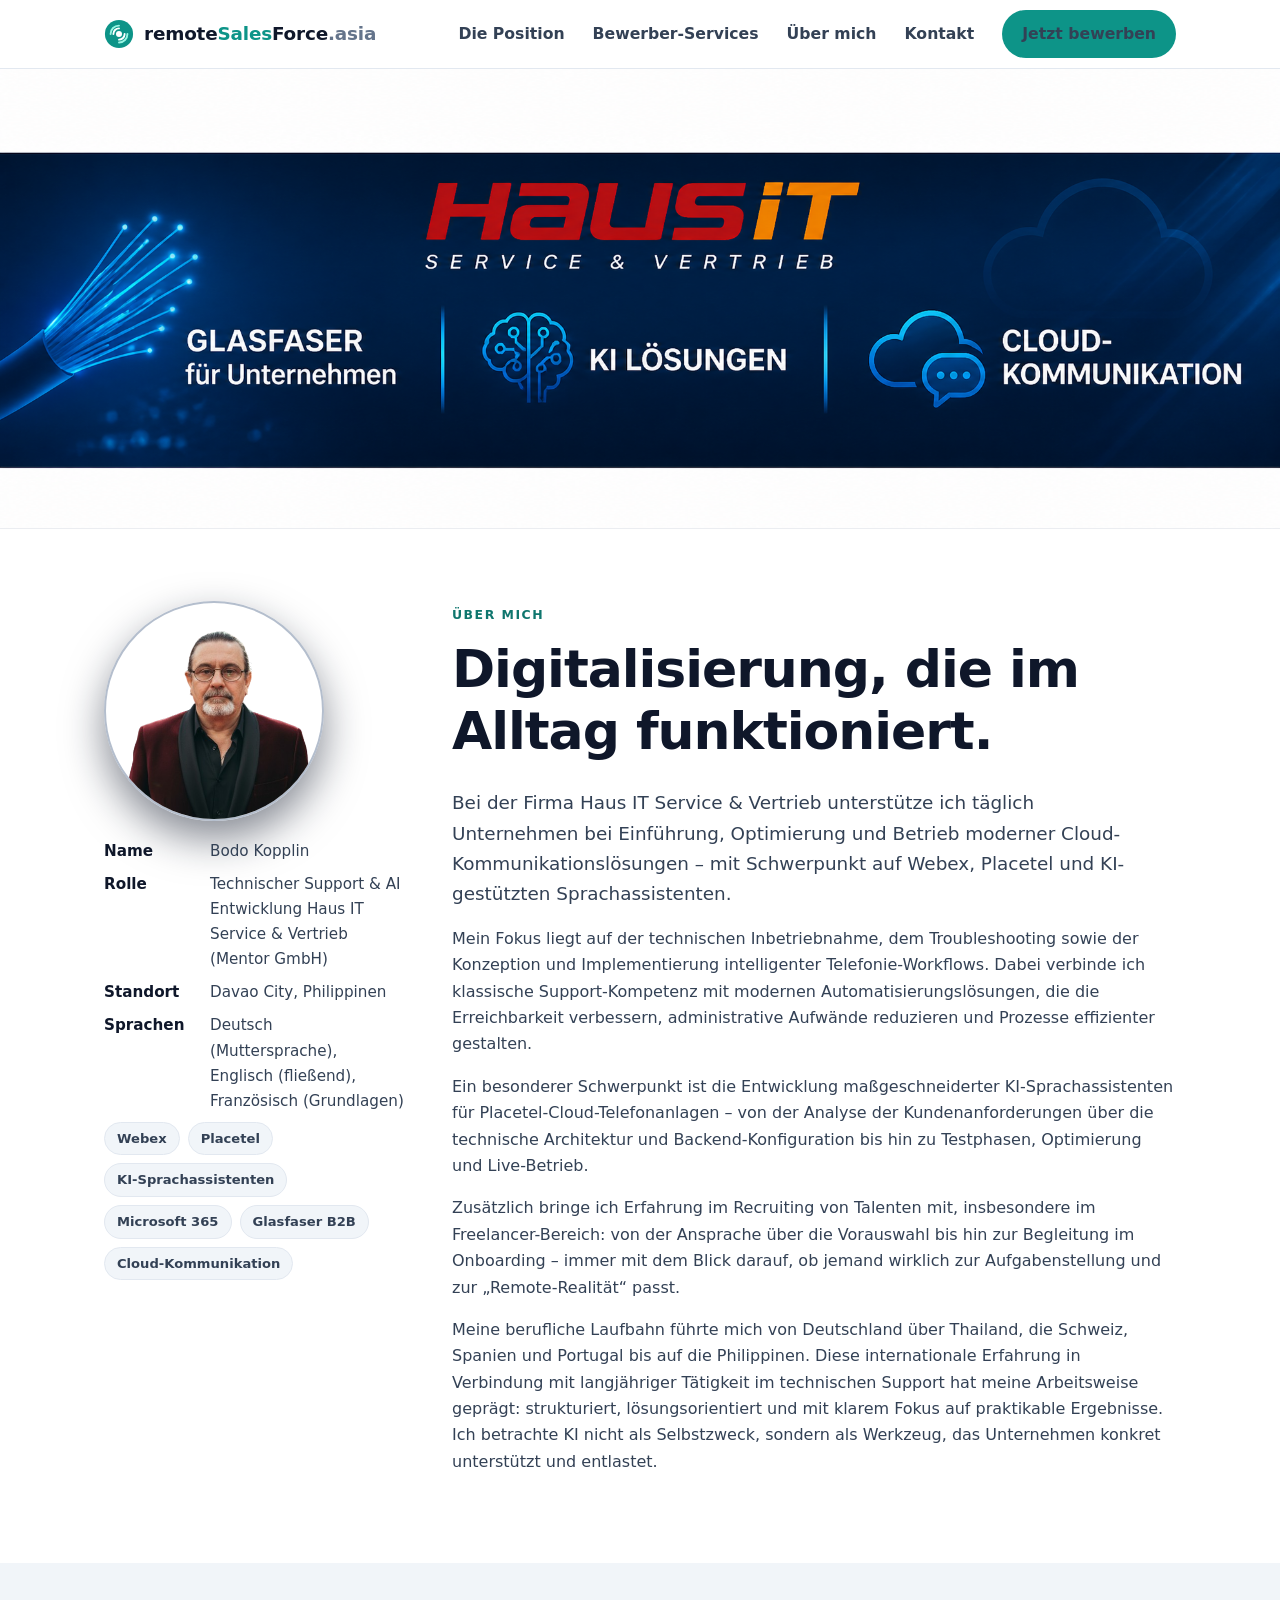
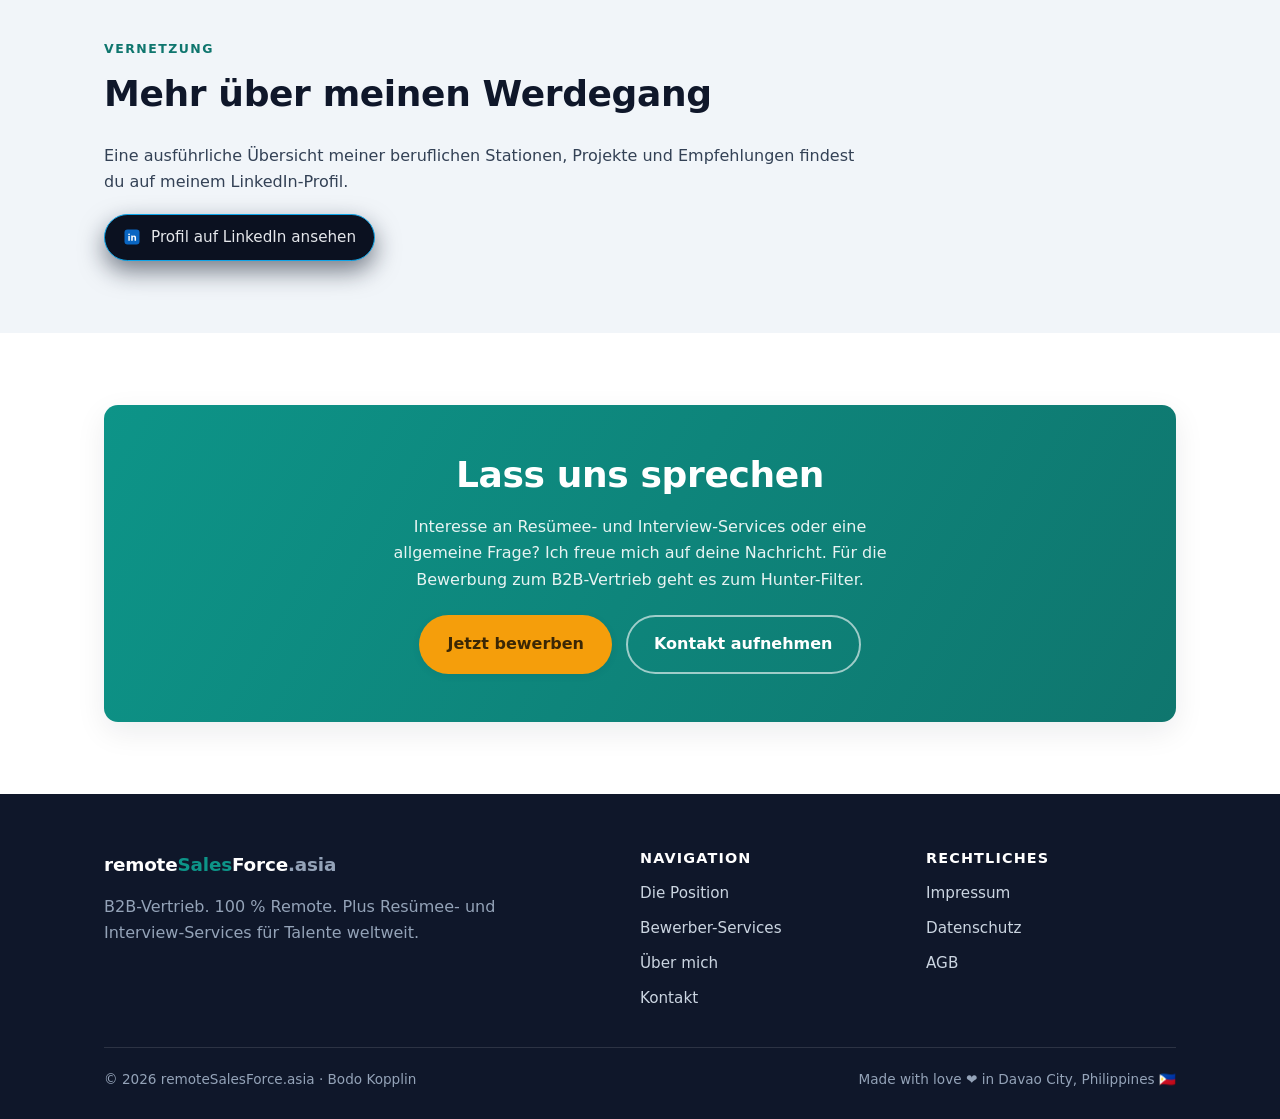
<file: about.html>
<!DOCTYPE html>
<html lang="de">
<head>
  <meta charset="UTF-8" />
  <meta name="viewport" content="width=device-width, initial-scale=1" />
  <title>Über mich – Bodo Kopplin | remoteSalesForce.asia</title>
  <meta name="description" content="Bodo Kopplin – Technischer Support, Cloud-Kommunikation (Webex & Placetel), KI-Sprachassistenten und B2B-Glasfaservertrieb. Internationaler Werdegang von Deutschland bis auf die Philippinen." />
  <link rel="stylesheet" href="assets/css/style.css" />

  <style>
    /* Rundes Profilbild im About-Intro */
    .about-hero img {
      width: 220px;
      height: 220px;
      border-radius: 50%;
      object-fit: cover;
      display: block;
      box-shadow: 0 18px 40px rgba(15, 23, 42, 0.5);
      border: 2px solid rgba(148, 163, 184, 0.7);
      margin-bottom: 18px;
    }

    @media (max-width: 768px) {
      .about-hero img {
        width: 160px;
        height: 160px;
        margin-inline: auto;
      }
    }

    /* Banner */
    .about-banner {
      width: 100%;
      aspect-ratio: 16 / 9;
      max-height: 460px;
      min-height: 200px;

      background-color: #020617;
      background-image: url("pics/ChatGPT Image May 4, 2026, 03_02_24 PM.png");
      background-size: cover;
      background-position: center 30%;
      background-repeat: no-repeat;
      border-bottom: 1px solid rgba(148, 163, 184, 0.18);
    }

    @media (max-width: 768px) {
      .about-banner {
        max-height: 370px;
        min-height: 180px;
        background-position: center 50%;
      }
    }

    /* LinkedIn-Button */
    .linkedin-block {
      max-width: 760px;
      margin-top: 28px;
    }

    .btn-linkedin {
      display: inline-flex;
      align-items: center;
      gap: 10px;
      padding: 10px 18px;
      border-radius: 999px;
      border: 1px solid #0ea5e9;
      background: #0b1120;
      color: #e5e7eb;
      text-decoration: none;
      font-size: 0.95rem;
      transition: background 0.2s ease, transform 0.2s ease, box-shadow 0.2s ease;
      box-shadow: 0 10px 25px rgba(15, 23, 42, 0.55);
    }

    .btn-linkedin:hover {
      background: #0369a1;
      transform: translateY(-1px);
      box-shadow: 0 14px 32px rgba(15, 23, 42, 0.7);
    }

    .btn-linkedin svg {
      width: 18px;
      height: 18px;
      flex-shrink: 0;
    }

    .btn-linkedin span {
      white-space: nowrap;
    }
  </style>
</head>
<body>

  <!-- HEADER -->
  <header class="site-header">
    <div class="container nav">
      <a href="index.html" class="brand" aria-label="remoteSalesForce.asia Startseite">
        <svg width="30" height="30" viewBox="0 0 32 32" fill="none" aria-hidden="true">
          <circle cx="16" cy="16" r="15" fill="#0d9488"/>
          <circle cx="16" cy="16" r="3.2" fill="#fff"/>
          <path d="M10 16a6 6 0 0 1 6-6" stroke="#fff" stroke-width="2" stroke-linecap="round"/>
          <path d="M7 16a9 9 0 0 1 9-9" stroke="#99f6e4" stroke-width="2" stroke-linecap="round"/>
          <path d="M22 16a6 6 0 0 1-6 6" stroke="#fff" stroke-width="2" stroke-linecap="round"/>
          <path d="M25 16a9 9 0 0 1-9 9" stroke="#99f6e4" stroke-width="2" stroke-linecap="round"/>
        </svg>
        <span>remote<span class="dot">Sales</span>Force<span class="tld">.asia</span></span>
      </a>
      <nav>
        <button class="nav-toggle" aria-label="Menü" aria-expanded="false"><span></span><span></span><span></span></button>
        <ul class="nav-links">
          <li><a href="index.html#jobpost">Die Position</a></li>
          <li><a href="index.html#leistungen">Bewerber-Services</a></li>
          <li><a href="about.html">Über mich</a></li>
          <li><a href="kontakt.html">Kontakt</a></li>
          <li><a href="bewerbung.html" class="btn btn--brand nav-cta">Jetzt bewerben</a></li>
        </ul>
      </nav>
    </div>
  </header>

  <!-- BANNER -->
  <section class="about-banner"></section>

  <!-- INTRO -->
  <section class="section">
    <div class="container">
      <div class="about-hero">
        <div>
          <img src="pics/ProfilePic.png" alt="Bodo Kopplin" />
          <ul class="facts">
            <li><b>Name</b><span>Bodo Kopplin</span></li>
            <li><b>Rolle</b><span>Technischer Support & AI Entwicklung Haus IT Service & Vertrieb (Mentor GmbH)</span></li>
            <li><b>Standort</b><span>Davao City, Philippinen</span></li>
            <li><b>Sprachen</b><span>Deutsch (Muttersprache), Englisch (fließend), Französisch (Grundlagen)</span></li>
          </ul>
          <div class="tag-row">
            <span class="tag">Webex</span>
            <span class="tag">Placetel</span>
            <span class="tag">KI-Sprachassistenten</span>
            <span class="tag">Microsoft 365</span>
            <span class="tag">Glasfaser B2B</span>
            <span class="tag">Cloud-Kommunikation</span>
          </div>
        </div>
        <div>
          <span class="eyebrow">Über mich</span>
          <h1>Digitalisierung, die im Alltag funktioniert.</h1>
          <p class="lead">Bei der Firma Haus IT Service & Vertrieb unterstütze ich täglich Unternehmen bei Einführung, Optimierung und Betrieb moderner Cloud-Kommunikationslösungen – mit Schwerpunkt auf Webex, Placetel und KI-gestützten Sprachassistenten.</p>
          <p>Mein Fokus liegt auf der technischen Inbetriebnahme, dem Troubleshooting sowie der Konzeption und Implementierung intelligenter Telefonie-Workflows. Dabei verbinde ich klassische Support-Kompetenz mit modernen Automatisierungslösungen, die die Erreichbarkeit verbessern, administrative Aufwände reduzieren und Prozesse effizienter gestalten.</p>
          <p>Ein besonderer Schwerpunkt ist die Entwicklung maßgeschneiderter KI-Sprachassistenten für Placetel-Cloud-Telefonanlagen – von der Analyse der Kundenanforderungen über die technische Architektur und Backend-Konfiguration bis hin zu Testphasen, Optimierung und Live-Betrieb.</p>
          <p>Zusätzlich bringe ich Erfahrung im Recruiting von Talenten mit, insbesondere im Freelancer-Bereich: von der Ansprache über die Vorauswahl bis hin zur Begleitung im Onboarding – immer mit dem Blick darauf, ob jemand wirklich zur Aufgabenstellung und zur „Remote‑Realität“ passt.</p>
          <p>Meine berufliche Laufbahn führte mich von Deutschland über Thailand, die Schweiz, Spanien und Portugal bis auf die Philippinen. Diese internationale Erfahrung in Verbindung mit langjähriger Tätigkeit im technischen Support hat meine Arbeitsweise geprägt: strukturiert, lösungsorientiert und mit klarem Fokus auf praktikable Ergebnisse. Ich betrachte KI nicht als Selbstzweck, sondern als Werkzeug, das Unternehmen konkret unterstützt und entlastet.</p>
        </div>
      </div>
    </div>
  </section>

  <!-- LINKEDIN-BUTTON STATT WERDEGANG -->
  <section class="section section--soft">
    <div class="container">
      <span class="eyebrow">Vernetzung</span>
      <h2>Mehr über meinen Werdegang</h2>
      <div class="linkedin-block">
        <p>Eine ausführliche Übersicht meiner beruflichen Stationen, Projekte und Empfehlungen findest du auf meinem LinkedIn‑Profil.</p>
        <div style="margin-top:18px;">
          <a href="https://www.linkedin.com/in/b-kopplin/" class="btn-linkedin" target="_blank" rel="noopener noreferrer">
            <svg viewBox="0 0 24 24" aria-hidden="true">
              <rect x="2" y="2" width="20" height="20" rx="4" fill="#0a66c2"></rect>
              <path d="M7.1 17h2V10.5h-2V17zm1-7.4a1.16 1.16 0 1 0-1.16-1.16A1.16 1.16 0 0 0 8.1 9.6zM11 17h2v-3.7c0-1 .4-1.6 1.27-1.6.76 0 1.13.52 1.13 1.6V17h2v-4.1c0-2-1.06-3-2.55-3a2.22 2.22 0 0 0-2 1.1h-.03l.07-1H11c.03.68 0 7 0 7z" fill="#fff"></path>
            </svg>
            <span>Profil auf LinkedIn ansehen</span>
          </a>
        </div>
      </div>
    </div>
  </section>

  <!-- CTA -->
  <section class="section">
    <div class="container">
      <div class="cta-strip">
        <h2>Lass uns sprechen</h2>
        <p>Interesse an Resümee- und Interview-Services oder eine allgemeine Frage? Ich freue mich auf deine Nachricht. Für die Bewerbung zum B2B-Vertrieb geht es zum Hunter-Filter.</p>
        <div style="margin-top:22px;display:flex;gap:14px;justify-content:center;flex-wrap:wrap;">
          <a href="bewerbung.html" class="btn btn--primary">Jetzt bewerben</a>
          <a href="kontakt.html" class="btn btn--ghost">Kontakt aufnehmen</a>
        </div>
      </div>
    </div>
  </section>

  <!-- FOOTER -->
  <footer class="site-footer">
    <div class="container">
      <div class="footer-grid">
        <div>
          <span class="brand" style="color:#fff;"><span>remote<span class="dot">Sales</span>Force<span class="tld" style="color:#94a3b8;">.asia</span></span></span>
          <p style="margin-top:14px;max-width:42ch;color:#94a3b8;">B2B-Vertrieb. 100 % Remote. Plus Resümee- und Interview-Services für Talente weltweit.</p>
        </div>
        <div>
          <h4>Navigation</h4>
          <ul class="footer-links">
            <li><a href="index.html#jobpost">Die Position</a></li>
            <li><a href="index.html#leistungen">Bewerber-Services</a></li>
            <li><a href="about.html">Über mich</a></li>
            <li><a href="kontakt.html">Kontakt</a></li>
          </ul>
        </div>
        <div>
          <h4>Rechtliches</h4>
          <ul class="footer-links">
            <li><a href="impressum.html">Impressum</a></li>
            <li><a href="datenschutz.html">Datenschutz</a></li>
            <li><a href="agb.html">AGB</a></li>
          </ul>
        </div>
      </div>
      <div class="footer-bottom">
        <span>© <span data-year>2026</span> remoteSalesForce.asia · Bodo Kopplin</span>
        <span>Made with love ❤️ in Davao City, Philippines 🇵🇭</span>
      </div>
    </div>
  </footer>

  <script src="assets/js/main.js"></script>
</body>
</html>
</file>
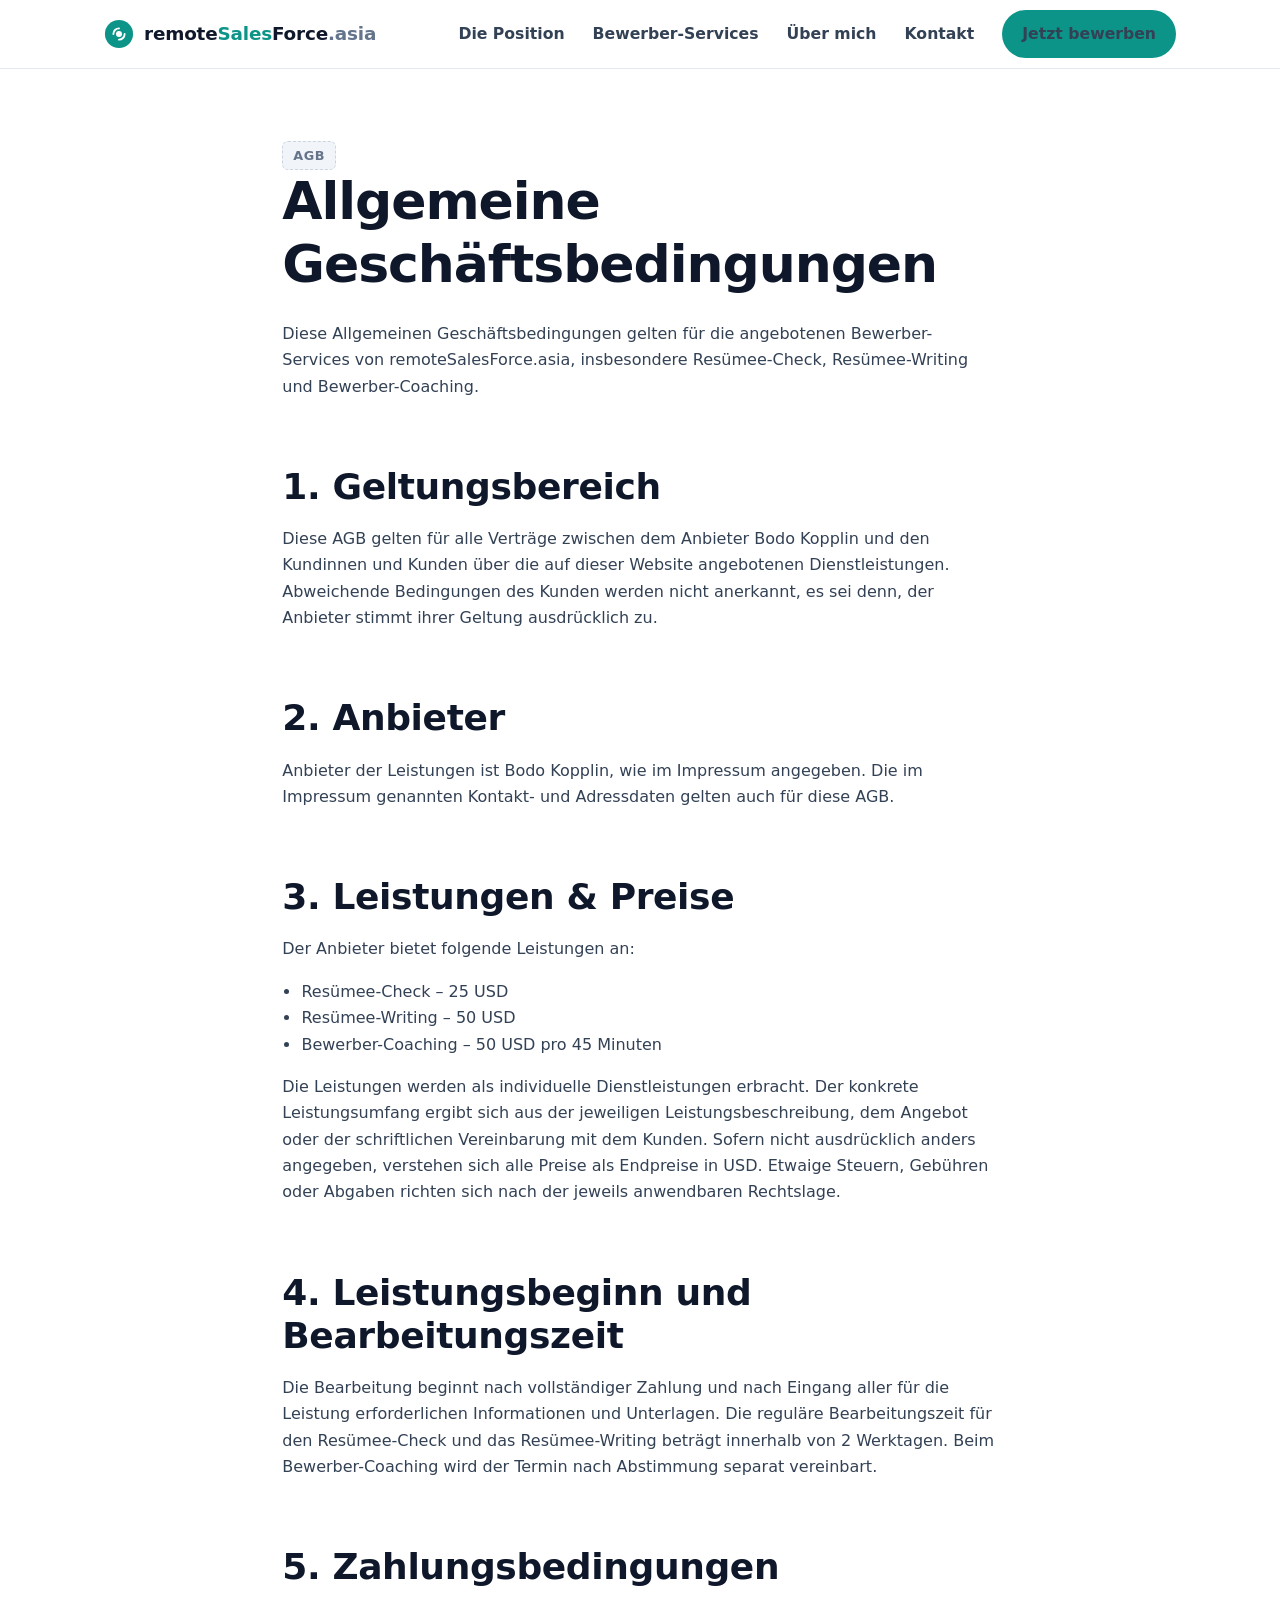
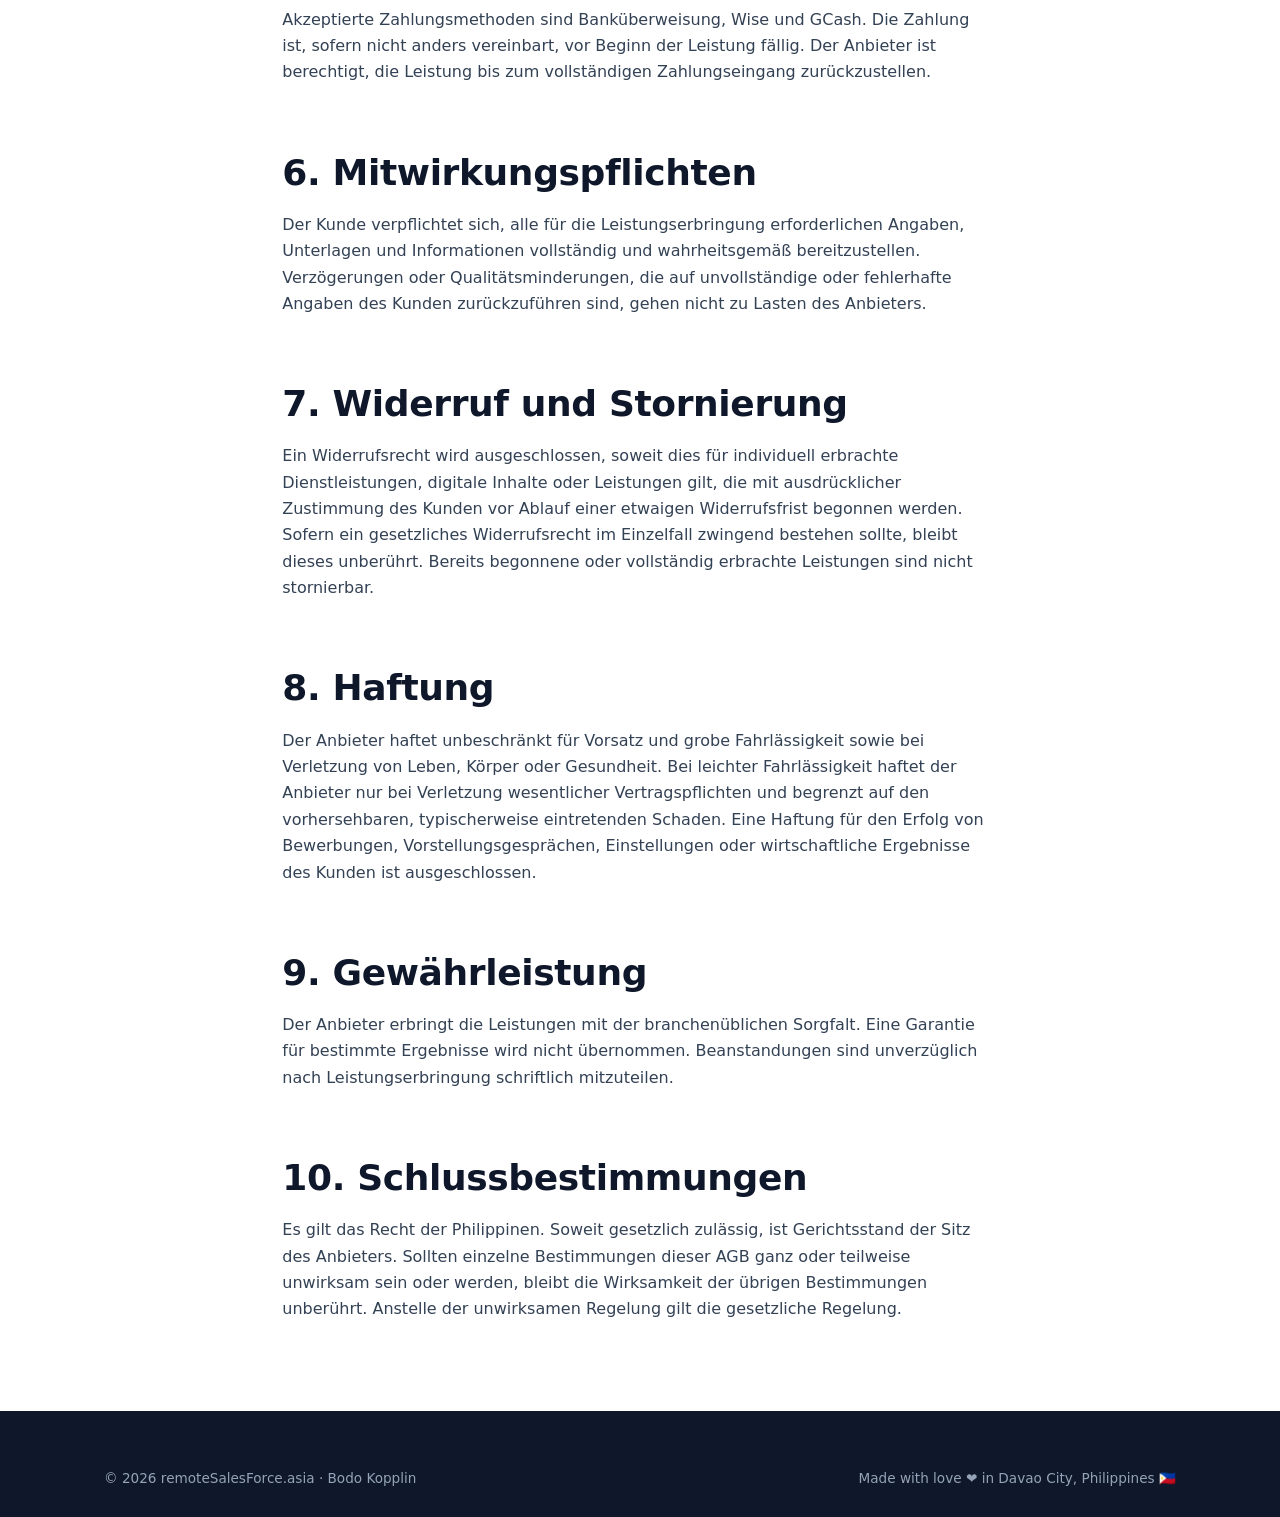
<file: agb.html>
<!DOCTYPE html>
<html lang="de">
<head>
  <meta charset="UTF-8" />
  <meta name="viewport" content="width=device-width, initial-scale=1" />
  <title>AGB | remoteSalesForce.asia</title>
  <meta name="robots" content="noindex" />
  <link rel="stylesheet" href="assets/css/style.css" />
</head>
<body>
  <header class="site-header">
    <div class="container nav">
      <a href="index.html" class="brand" aria-label="remoteSalesForce.asia Startseite">
        <svg width="30" height="30" viewBox="0 0 32 32" fill="none" aria-hidden="true">
          <circle cx="16" cy="16" r="15" fill="#0d9488"/><circle cx="16" cy="16" r="3.2" fill="#fff"/>
          <path d="M10 16a6 6 0 0 1 6-6" stroke="#fff" stroke-width="2" stroke-linecap="round"/>
          <path d="M22 16a6 6 0 0 1-6 6" stroke="#fff" stroke-width="2" stroke-linecap="round"/>
        </svg>
        <span>remote<span class="dot">Sales</span>Force<span class="tld">.asia</span></span>
      </a>
      <nav>
        <button class="nav-toggle" aria-label="Menü" aria-expanded="false"><span></span><span></span><span></span></button>
        <ul class="nav-links">
          <li><a href="index.html#jobpost">Die Position</a></li>
          <li><a href="index.html#leistungen">Bewerber-Services</a></li>
          <li><a href="about.html">Über mich</a></li>
          <li><a href="kontakt.html">Kontakt</a></li>
          <li><a href="bewerbung.html" class="btn btn--brand nav-cta">Jetzt bewerben</a></li>
        </ul>
      </nav>
    </div>
  </header>

  <section class="section">
    <div class="container prose">
      <span class="placeholder-tag">AGB</span>
      <h1>Allgemeine Geschäftsbedingungen</h1>
      <p>Diese Allgemeinen Geschäftsbedingungen gelten für die angebotenen Bewerber-Services von remoteSalesForce.asia, insbesondere Resümee-Check, Resümee-Writing und Bewerber-Coaching.</p>

      <h2>1. Geltungsbereich</h2>
      <p>Diese AGB gelten für alle Verträge zwischen dem Anbieter Bodo Kopplin und den Kundinnen und Kunden über die auf dieser Website angebotenen Dienstleistungen. Abweichende Bedingungen des Kunden werden nicht anerkannt, es sei denn, der Anbieter stimmt ihrer Geltung ausdrücklich zu.</p>

      <h2>2. Anbieter</h2>
      <p>Anbieter der Leistungen ist Bodo Kopplin, wie im Impressum angegeben. Die im Impressum genannten Kontakt- und Adressdaten gelten auch für diese AGB.</p>

      <h2>3. Leistungen &amp; Preise</h2>
      <p>Der Anbieter bietet folgende Leistungen an:</p>
      <ul>
        <li>Resümee-Check – 25 USD</li>
        <li>Resümee-Writing – 50 USD</li>
        <li>Bewerber-Coaching – 50 USD pro 45 Minuten</li>
      </ul>
      <p>Die Leistungen werden als individuelle Dienstleistungen erbracht. Der konkrete Leistungsumfang ergibt sich aus der jeweiligen Leistungsbeschreibung, dem Angebot oder der schriftlichen Vereinbarung mit dem Kunden. Sofern nicht ausdrücklich anders angegeben, verstehen sich alle Preise als Endpreise in USD. Etwaige Steuern, Gebühren oder Abgaben richten sich nach der jeweils anwendbaren Rechtslage.</p>

      <h2>4. Leistungsbeginn und Bearbeitungszeit</h2>
      <p>Die Bearbeitung beginnt nach vollständiger Zahlung und nach Eingang aller für die Leistung erforderlichen Informationen und Unterlagen. Die reguläre Bearbeitungszeit für den Resümee-Check und das Resümee-Writing beträgt innerhalb von 2 Werktagen. Beim Bewerber-Coaching wird der Termin nach Abstimmung separat vereinbart.</p>

      <h2>5. Zahlungsbedingungen</h2>
      <p>Akzeptierte Zahlungsmethoden sind Banküberweisung, Wise und GCash. Die Zahlung ist, sofern nicht anders vereinbart, vor Beginn der Leistung fällig. Der Anbieter ist berechtigt, die Leistung bis zum vollständigen Zahlungseingang zurückzustellen.</p>

      <h2>6. Mitwirkungspflichten</h2>
      <p>Der Kunde verpflichtet sich, alle für die Leistungserbringung erforderlichen Angaben, Unterlagen und Informationen vollständig und wahrheitsgemäß bereitzustellen. Verzögerungen oder Qualitätsminderungen, die auf unvollständige oder fehlerhafte Angaben des Kunden zurückzuführen sind, gehen nicht zu Lasten des Anbieters.</p>

      <h2>7. Widerruf und Stornierung</h2>
      <p>Ein Widerrufsrecht wird ausgeschlossen, soweit dies für individuell erbrachte Dienstleistungen, digitale Inhalte oder Leistungen gilt, die mit ausdrücklicher Zustimmung des Kunden vor Ablauf einer etwaigen Widerrufsfrist begonnen werden. Sofern ein gesetzliches Widerrufsrecht im Einzelfall zwingend bestehen sollte, bleibt dieses unberührt. Bereits begonnene oder vollständig erbrachte Leistungen sind nicht stornierbar.</p>

      <h2>8. Haftung</h2>
      <p>Der Anbieter haftet unbeschränkt für Vorsatz und grobe Fahrlässigkeit sowie bei Verletzung von Leben, Körper oder Gesundheit. Bei leichter Fahrlässigkeit haftet der Anbieter nur bei Verletzung wesentlicher Vertragspflichten und begrenzt auf den vorhersehbaren, typischerweise eintretenden Schaden. Eine Haftung für den Erfolg von Bewerbungen, Vorstellungsgesprächen, Einstellungen oder wirtschaftliche Ergebnisse des Kunden ist ausgeschlossen.</p>

      <h2>9. Gewährleistung</h2>
      <p>Der Anbieter erbringt die Leistungen mit der branchenüblichen Sorgfalt. Eine Garantie für bestimmte Ergebnisse wird nicht übernommen. Beanstandungen sind unverzüglich nach Leistungserbringung schriftlich mitzuteilen.</p>

      <h2>10. Schlussbestimmungen</h2>
      <p>Es gilt das Recht der Philippinen. Soweit gesetzlich zulässig, ist Gerichtsstand der Sitz des Anbieters. Sollten einzelne Bestimmungen dieser AGB ganz oder teilweise unwirksam sein oder werden, bleibt die Wirksamkeit der übrigen Bestimmungen unberührt. Anstelle der unwirksamen Regelung gilt die gesetzliche Regelung.</p>

  
    </div>
  </section>

  <footer class="site-footer">
    <div class="container">
      <div class="footer-bottom" style="border:0;margin:0;padding:0;">
        <span>© <span data-year>2026</span> remoteSalesForce.asia · Bodo Kopplin</span>
        <span>Made with love ❤️ in Davao City, Philippines 🇵🇭</span>
      </div>
    </div>
  </footer>
  <script src="assets/js/main.js"></script>
</body>
</html>
</file>
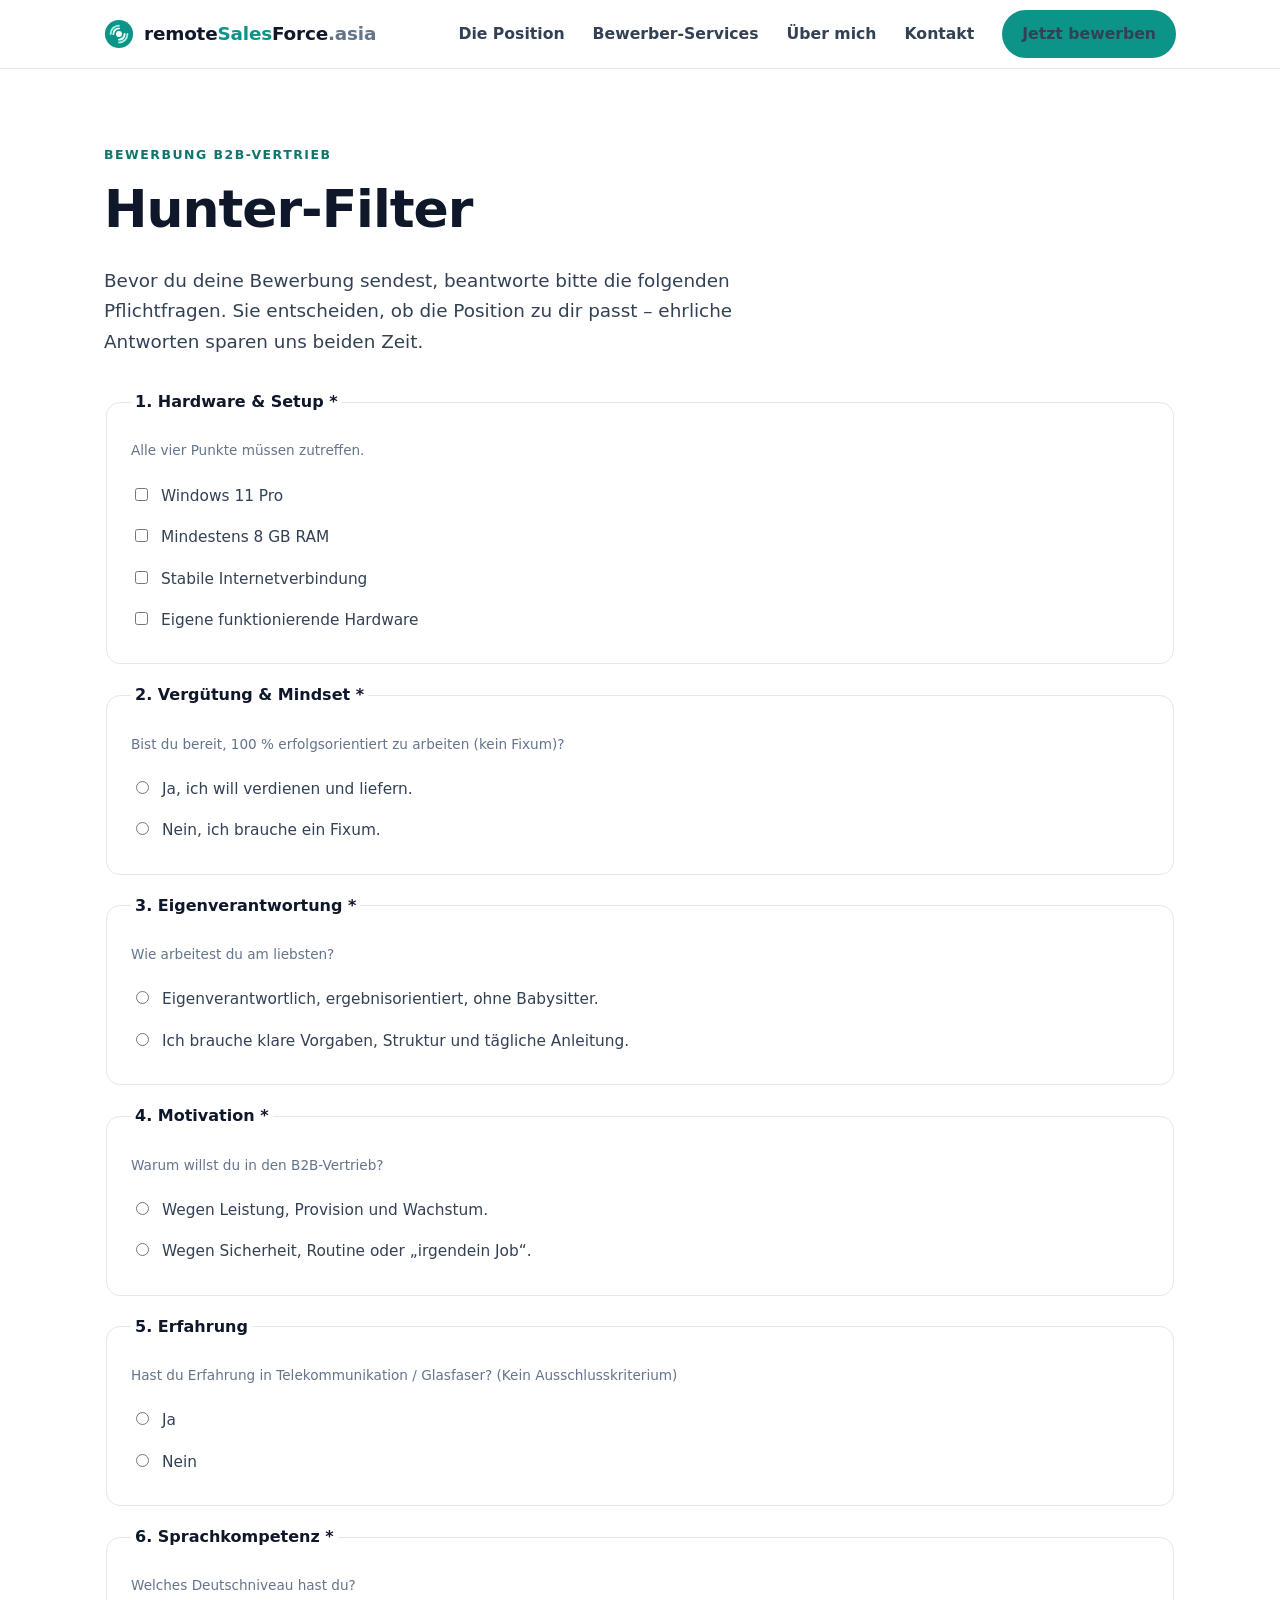
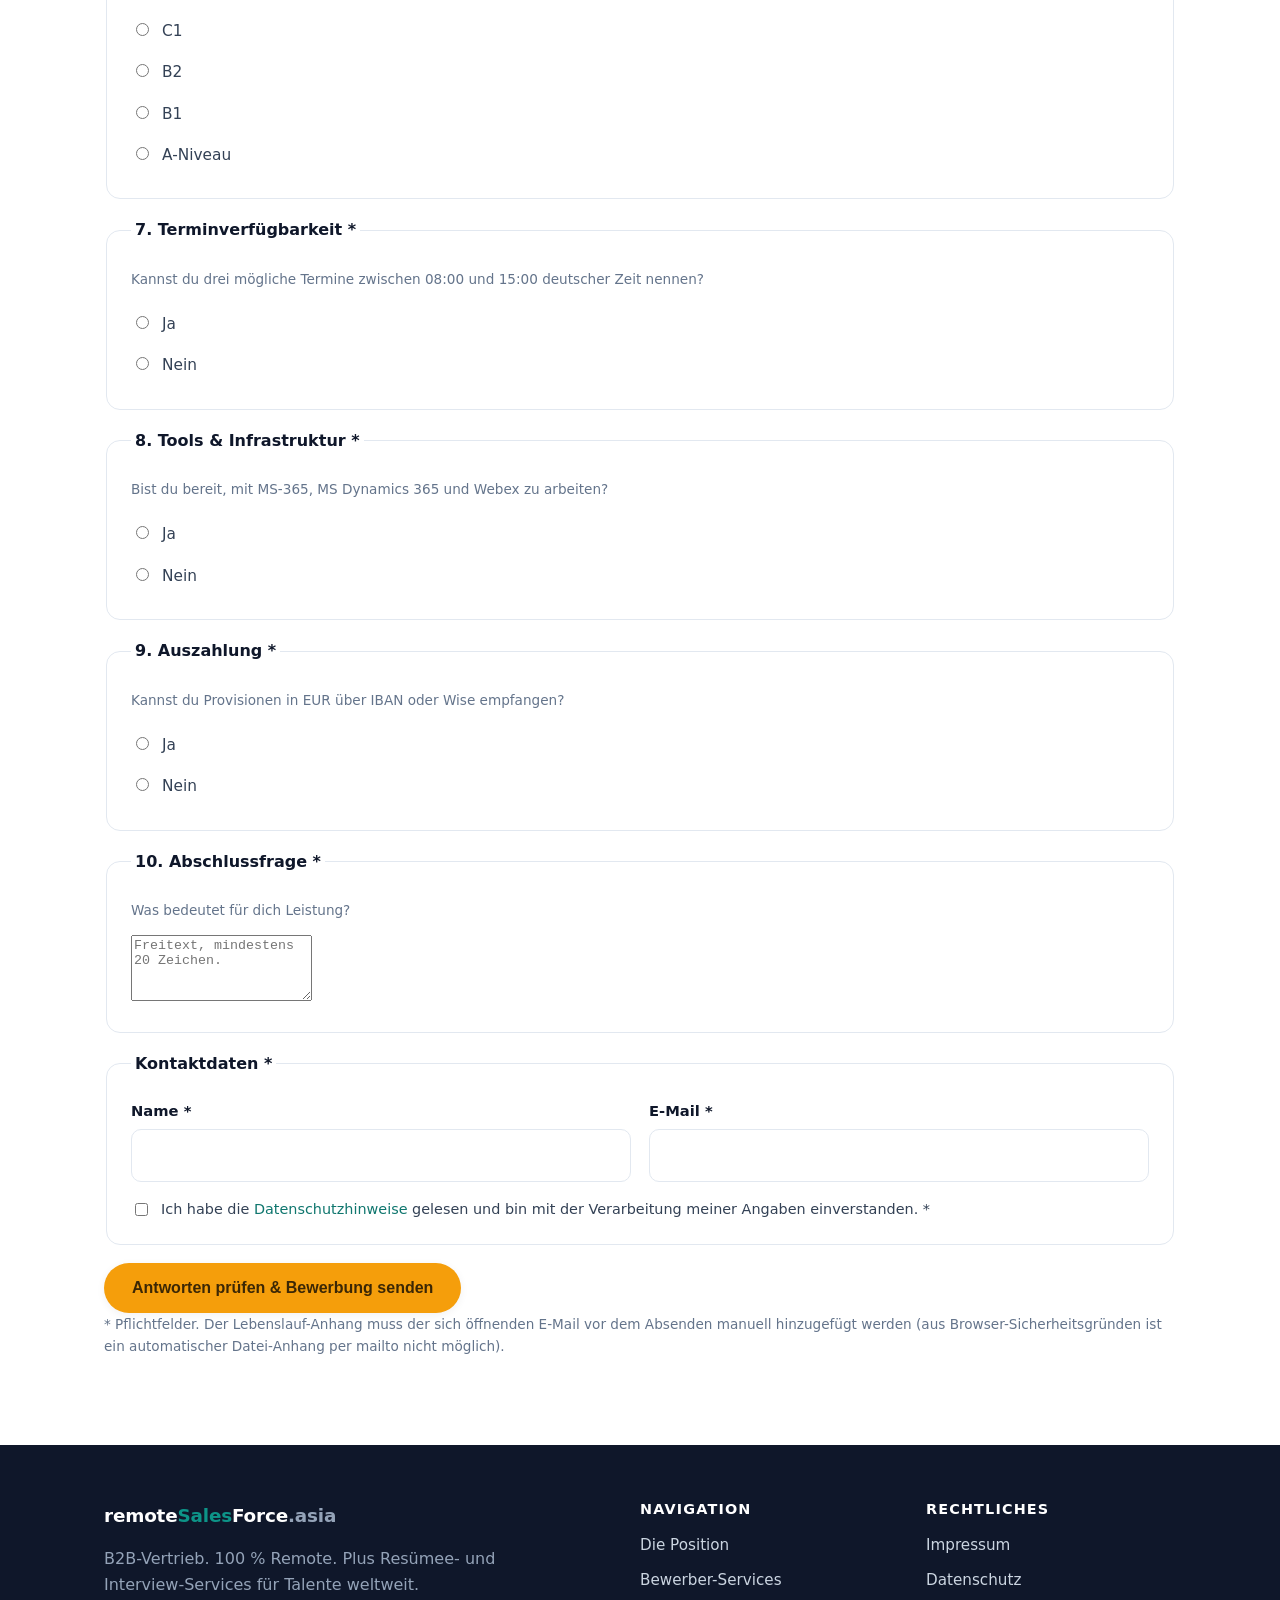
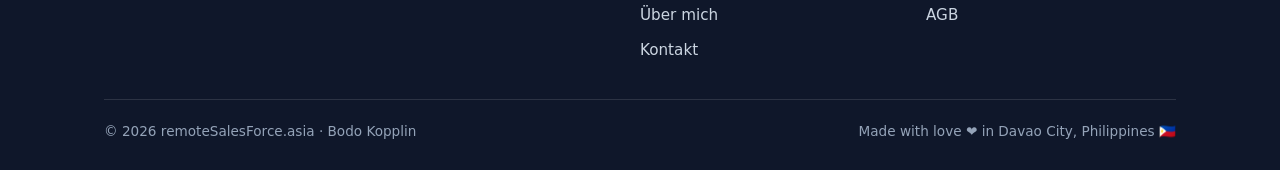
<file: bewerbung.html>
<!DOCTYPE html>
<html lang="de">
<head>
  <meta charset="UTF-8" />
  <meta name="viewport" content="width=device-width, initial-scale=1" />
  <title>Bewerbung B2B-Vertrieb – Hunter-Filter | remoteSalesForce.asia</title>
  <meta name="description" content="Vorselektions-Fragebogen für die B2B-Glasfaservertrieb-Position. Nur wer alle Pflichtkriterien erfüllt, kann die Bewerbung absenden." />
  <link rel="stylesheet" href="assets/css/style.css" />
  <style>
    .qfield { background:#fff; border:1px solid var(--line); border-radius:var(--radius); padding:22px 24px; margin-bottom:18px; }
    .qfield legend { font-weight:700; color:var(--ink); padding:0 4px; font-size:1rem; }
    .qfield .qhint { font-size:.85rem; color:var(--muted); margin:2px 0 14px; }
    .opt { display:flex; align-items:flex-start; gap:10px; padding:8px 0; cursor:pointer; }
    .opt input { margin-top:4px; width:auto; }
    .opt span { font-size:.96rem; }
    .term-inputs { display:grid; grid-template-columns:1fr; gap:10px; margin-top:12px; }
    .term-inputs input { font:inherit; padding:10px 12px; border:1px solid var(--line); border-radius:8px; }
    .decision-box { border-radius:var(--radius); padding:22px 24px; margin-top:20px; font-size:.98rem; display:none; }
    .decision-box.pass { background:#ecfdf5; border:1px solid #6ee7b7; color:#065f46; display:block; }
    .decision-box.fail { background:#fef2f2; border:1px solid #fecaca; color:#991b1b; display:block; }
    .decision-box h3 { margin-top:0; color:inherit; }
  </style>
</head>
<body>

  <header class="site-header">
    <div class="container nav">
      <a href="index.html" class="brand" aria-label="remoteSalesForce.asia Startseite">
        <svg width="30" height="30" viewBox="0 0 32 32" fill="none" aria-hidden="true">
          <circle cx="16" cy="16" r="15" fill="#0d9488"/>
          <circle cx="16" cy="16" r="3.2" fill="#fff"/>
          <path d="M10 16a6 6 0 0 1 6-6" stroke="#fff" stroke-width="2" stroke-linecap="round"/>
          <path d="M7 16a9 9 0 0 1 9-9" stroke="#99f6e4" stroke-width="2" stroke-linecap="round"/>
          <path d="M22 16a6 6 0 0 1-6 6" stroke="#fff" stroke-width="2" stroke-linecap="round"/>
          <path d="M25 16a9 9 0 0 1-9 9" stroke="#99f6e4" stroke-width="2" stroke-linecap="round"/>
        </svg>
        <span>remote<span class="dot">Sales</span>Force<span class="tld">.asia</span></span>
      </a>
      <nav>
        <button class="nav-toggle" aria-label="Menü" aria-expanded="false"><span></span><span></span><span></span></button>
        <ul class="nav-links">
          <li><a href="index.html#jobpost">Die Position</a></li>
          <li><a href="index.html#leistungen">Bewerber-Services</a></li>
          <li><a href="about.html">Über mich</a></li>
          <li><a href="kontakt.html">Kontakt</a></li>
          <li><a href="bewerbung.html" class="btn btn--brand nav-cta">Jetzt bewerben</a></li>
        </ul>
      </nav>
    </div>
  </header>

  <section class="section">
    <div class="container">
      <span class="eyebrow">Bewerbung B2B-Vertrieb</span>
      <h1>Hunter-Filter</h1>
      <p class="lead">Bevor du deine Bewerbung sendest, beantworte bitte die folgenden Pflichtfragen. Sie entscheiden, ob die Position zu dir passt – ehrliche Antworten sparen uns beiden Zeit.</p>

      <form id="hunter-form" novalidate style="margin-top:32px;">

        <fieldset class="qfield">
          <legend>1. Hardware &amp; Setup *</legend>
          <p class="qhint">Alle vier Punkte müssen zutreffen.</p>
          <label class="opt"><input type="checkbox" name="q1" value="win11" /><span>Windows 11 Pro</span></label>
          <label class="opt"><input type="checkbox" name="q1" value="ram" /><span>Mindestens 8 GB RAM</span></label>
          <label class="opt"><input type="checkbox" name="q1" value="internet" /><span>Stabile Internetverbindung</span></label>
          <label class="opt"><input type="checkbox" name="q1" value="hardware" /><span>Eigene funktionierende Hardware</span></label>
        </fieldset>

        <fieldset class="qfield">
          <legend>2. Vergütung &amp; Mindset *</legend>
          <p class="qhint">Bist du bereit, 100&nbsp;% erfolgsorientiert zu arbeiten (kein Fixum)?</p>
          <label class="opt"><input type="radio" name="q2" value="ja" required /><span>Ja, ich will verdienen und liefern.</span></label>
          <label class="opt"><input type="radio" name="q2" value="nein" /><span>Nein, ich brauche ein Fixum.</span></label>
        </fieldset>

        <fieldset class="qfield">
          <legend>3. Eigenverantwortung *</legend>
          <p class="qhint">Wie arbeitest du am liebsten?</p>
          <label class="opt"><input type="radio" name="q3" value="ja" required /><span>Eigenverantwortlich, ergebnisorientiert, ohne Babysitter.</span></label>
          <label class="opt"><input type="radio" name="q3" value="nein" /><span>Ich brauche klare Vorgaben, Struktur und tägliche Anleitung.</span></label>
        </fieldset>

        <fieldset class="qfield">
          <legend>4. Motivation *</legend>
          <p class="qhint">Warum willst du in den B2B-Vertrieb?</p>
          <label class="opt"><input type="radio" name="q4" value="ja" required /><span>Wegen Leistung, Provision und Wachstum.</span></label>
          <label class="opt"><input type="radio" name="q4" value="nein" /><span>Wegen Sicherheit, Routine oder „irgendein Job“.</span></label>
        </fieldset>

        <fieldset class="qfield">
          <legend>5. Erfahrung</legend>
          <p class="qhint">Hast du Erfahrung in Telekommunikation / Glasfaser? (Kein Ausschlusskriterium)</p>
          <label class="opt"><input type="radio" name="q5" value="ja" required /><span>Ja</span></label>
          <label class="opt"><input type="radio" name="q5" value="nein" /><span>Nein</span></label>
        </fieldset>

        <fieldset class="qfield">
          <legend>6. Sprachkompetenz *</legend>
          <p class="qhint">Welches Deutschniveau hast du?</p>
          <label class="opt"><input type="radio" name="q6" value="c1" required /><span>C1</span></label>
          <label class="opt"><input type="radio" name="q6" value="b2" /><span>B2</span></label>
          <label class="opt"><input type="radio" name="q6" value="b1" /><span>B1</span></label>
          <label class="opt"><input type="radio" name="q6" value="a" /><span>A-Niveau</span></label>
        </fieldset>

        <fieldset class="qfield">
          <legend>7. Terminverfügbarkeit *</legend>
          <p class="qhint">Kannst du drei mögliche Termine zwischen 08:00 und 15:00 deutscher Zeit nennen?</p>
          <label class="opt"><input type="radio" name="q7" value="ja" required /><span>Ja</span></label>
          <label class="opt"><input type="radio" name="q7" value="nein" /><span>Nein</span></label>
          <div class="term-inputs" id="term-inputs">
            <input type="text" name="termin1" placeholder="Terminvorschlag 1 (z. B. Mo 09:00)" />
            <input type="text" name="termin2" placeholder="Terminvorschlag 2" />
            <input type="text" name="termin3" placeholder="Terminvorschlag 3" />
          </div>
        </fieldset>

        <fieldset class="qfield">
          <legend>8. Tools &amp; Infrastruktur *</legend>
          <p class="qhint">Bist du bereit, mit MS-365, MS Dynamics 365 und Webex zu arbeiten?</p>
          <label class="opt"><input type="radio" name="q8" value="ja" required /><span>Ja</span></label>
          <label class="opt"><input type="radio" name="q8" value="nein" /><span>Nein</span></label>
        </fieldset>

        <fieldset class="qfield">
          <legend>9. Auszahlung *</legend>
          <p class="qhint">Kannst du Provisionen in EUR über IBAN oder Wise empfangen?</p>
          <label class="opt"><input type="radio" name="q9" value="ja" required /><span>Ja</span></label>
          <label class="opt"><input type="radio" name="q9" value="nein" /><span>Nein</span></label>
        </fieldset>

        <fieldset class="qfield">
          <legend>10. Abschlussfrage *</legend>
          <p class="qhint">Was bedeutet für dich Leistung?</p>
          <textarea name="q10" rows="4" minlength="20" required placeholder="Freitext, mindestens 20 Zeichen."></textarea>
        </fieldset>

        <fieldset class="qfield">
          <legend>Kontaktdaten *</legend>
          <div class="form-grid">
            <div class="field">
              <label for="name">Name *</label>
              <input id="name" name="name" type="text" autocomplete="name" required />
            </div>
            <div class="field">
              <label for="email">E-Mail *</label>
              <input id="email" name="email" type="email" autocomplete="email" required />
            </div>
          </div>
          <label style="font-weight:400;font-size:.9rem;display:flex;gap:10px;align-items:flex-start;">
            <input type="checkbox" name="consent" required style="margin-top:5px;width:auto;" />
            <span>Ich habe die <a href="datenschutz.html">Datenschutzhinweise</a> gelesen und bin mit der Verarbeitung meiner Angaben einverstanden. *</span>
          </label>
        </fieldset>

        <!-- Honeypot gegen einfache Bots, für Menschen unsichtbar -->
        <div style="position:absolute;left:-9999px;" aria-hidden="true">
          <label>Firma<input type="text" name="company_hp" tabindex="-1" autocomplete="off" /></label>
        </div>

        <button type="submit" class="btn btn--primary">Antworten prüfen &amp; Bewerbung senden</button>
        <p class="form-note">* Pflichtfelder. Der Lebenslauf-Anhang muss der sich öffnenden E-Mail vor dem Absenden manuell hinzugefügt werden (aus Browser-Sicherheitsgründen ist ein automatischer Datei-Anhang per mailto nicht möglich).</p>
      </form>

      <div id="decision" class="decision-box"></div>
    </div>
  </section>

  <footer class="site-footer">
    <div class="container">
      <div class="footer-grid">
        <div>
          <span class="brand" style="color:#fff;"><span>remote<span class="dot">Sales</span>Force<span class="tld" style="color:#94a3b8;">.asia</span></span></span>
          <p style="margin-top:14px;max-width:42ch;color:#94a3b8;">B2B-Vertrieb. 100 % Remote. Plus Resümee- und Interview-Services für Talente weltweit.</p>
        </div>
        <div>
          <h4>Navigation</h4>
          <ul class="footer-links">
            <li><a href="index.html#jobpost">Die Position</a></li>
            <li><a href="index.html#leistungen">Bewerber-Services</a></li>
            <li><a href="about.html">Über mich</a></li>
            <li><a href="kontakt.html">Kontakt</a></li>
          </ul>
        </div>
        <div>
          <h4>Rechtliches</h4>
          <ul class="footer-links">
            <li><a href="impressum.html">Impressum</a></li>
            <li><a href="datenschutz.html">Datenschutz</a></li>
            <li><a href="agb.html">AGB</a></li>
          </ul>
        </div>
      </div>
      <div class="footer-bottom">
        <span>© <span data-year>2026</span> remoteSalesForce.asia · Bodo Kopplin</span>
        <span>Made with love ❤️ in Davao City, Philippines 🇵🇭</span>
      </div>
    </div>
  </footer>

  <script src="assets/js/main.js"></script>
  <script>
    /* bewerbung.html – Hunter-Filter Vorselektion
       Version 1.0 – 2026-07-01 – Bodo Kopplin

       WICHTIG: Diese Prüfung läuft rein clientseitig (JS im Browser).
       Sie dient als Selbstselektions-Hürde, ist aber technisch umgehbar
       (DOM-Manipulation, deaktiviertes JS). Für eine harte serverseitige
       Gate-Funktion siehe TODO bei WEBHOOK_URL weiter unten. */
    (function () {
      "use strict";

      // TODO: Durch echte Webhook-URL ersetzen (z. B. Make.com-Szenario),
      // um Antworten automatisch in ein Sheet/CRM zu loggen und/oder
      // qualifizierte Bewerbungen per Mail an dich weiterzuleiten.
      // Solange der Platzhalter steht, wird NUR mailto: verwendet.
      var WEBHOOK_URL = ""; // <DEIN_MAKE_WEBHOOK_URL>

      var form = document.getElementById("hunter-form");
      var decisionBox = document.getElementById("decision");
      var q7Radios = document.querySelectorAll("input[name=q7]");
      var termInputs = document.getElementById("term-inputs");

      function toggleTermInputs() {
        var ja = document.querySelector("input[name=q7][value=ja]").checked;
        termInputs.style.display = ja ? "grid" : "none";
      }
      q7Radios.forEach(function (r) { r.addEventListener("change", toggleTermInputs); });
      toggleTermInputs();

      function radioValue(name) {
        var el = form.querySelector("input[name=" + name + "]:checked");
        return el ? el.value : null;
      }

      function showDecision(pass, html) {
        decisionBox.className = "decision-box " + (pass ? "pass" : "fail");
        decisionBox.innerHTML = html;
        decisionBox.scrollIntoView({ behavior: "smooth", block: "center" });
      }

      form.addEventListener("submit", function (e) {
        e.preventDefault();

        // Honeypot: Bot-Falle, still verwerfen
        if (form.querySelector("[name=company_hp]").value) return;

        var name = form.querySelector("#name").value.trim();
        var email = form.querySelector("#email").value.trim();
        var consent = form.querySelector("[name=consent]").checked;
        var q1Checked = form.querySelectorAll("input[name=q1]:checked").length;
        var q2 = radioValue("q2"), q3 = radioValue("q3"), q4 = radioValue("q4"),
            q5 = radioValue("q5"), q6 = radioValue("q6"), q7 = radioValue("q7"),
            q8 = radioValue("q8"), q9 = radioValue("q9");
        var q10 = form.querySelector("[name=q10]").value.trim();

        // Vollständigkeit prüfen
        if (!name || !email || !consent || !q2 || !q3 || !q4 || !q5 || !q6 || !q7 || !q8 || !q9 || q10.length < 20) {
          showDecision(false, "<h3>Bitte alle Pflichtfelder ausfüllen.</h3><p>Es fehlen noch Angaben oder die Abschlussfrage ist zu kurz beantwortet (mind. 20 Zeichen).</p>");
          return;
        }

        // Ausschlusskriterien prüfen
        var reasons = [];
        if (q1Checked < 4) reasons.push("Hardware-/Setup-Anforderungen nicht vollständig erfüllt.");
        if (q2 === "nein") reasons.push("Fixum-Anforderung passt nicht zum 100 % erfolgsorientierten Modell.");
        if (q3 === "nein") reasons.push("Die Rolle erfordert eigenverantwortliches Arbeiten ohne enge Anleitung.");
        if (q4 === "nein") reasons.push("Die Motivation passt nicht zu einer leistungs- und provisionsgetriebenen Rolle.");
        if (q6 === "b1" || q6 === "a") reasons.push("Für diese Position ist mindestens Deutsch B2 erforderlich.");
        if (q7 === "nein") reasons.push("Feste Terminverfügbarkeit zwischen 08:00–15:00 deutscher Zeit wird benötigt.");
        if (q8 === "nein") reasons.push("Arbeiten mit MS-365 / Dynamics 365 / Webex ist Voraussetzung.");
        if (q9 === "nein") reasons.push("Provisionsauszahlung per IBAN oder Wise ist erforderlich.");

        var qualified = reasons.length === 0;

        var payload = {
          name: name, email: email,
          q1_hardware_ok: q1Checked === 4,
          q2: q2, q3: q3, q4: q4, q5: q5, q6: q6, q7: q7,
          termin1: form.querySelector("[name=termin1]").value.trim(),
          termin2: form.querySelector("[name=termin2]").value.trim(),
          termin3: form.querySelector("[name=termin3]").value.trim(),
          q8: q8, q9: q9, q10: q10,
          status: qualified ? "qualifiziert" : "ausgeschlossen",
          gruende: reasons,
          zeitstempel: new Date().toISOString()
        };

        // Optionales Logging aller Antworten (bestanden + abgelehnt) via Webhook,
        // unabhängig vom clientseitigen Ergebnis. Läuft nur, wenn WEBHOOK_URL gesetzt ist.
        if (WEBHOOK_URL) {
          fetch(WEBHOOK_URL, {
            method: "POST",
            headers: { "Content-Type": "application/json" },
            body: JSON.stringify(payload)
          }).catch(function () { /* Logging-Fehler blockieren die Bewerbung nicht */ });
        }

        if (!qualified) {
          showDecision(false,
            "<h3>Danke für deine Offenheit.</h3>" +
            "<p>Nach deinen Angaben passt dieses Rollenprofil aktuell nicht zu dir:</p>" +
            "<ul>" + reasons.map(function (r) { return "<li>" + r + "</li>"; }).join("") + "</ul>" +
            "<p>Das ist keine Bewertung deiner Fähigkeiten – nur dieser konkreten, 100&nbsp;% erfolgsorientierten Remote-Rolle. " +
            "Für viele ist ein klar strukturierter Corporate-Job mit Fixum die deutlich bessere und gesündere Wahl. " +
            "Wir wünschen dir dabei viel Erfolg.</p>"
          );
          return;
        }

        showDecision(true, "<h3>Danke, deine Angaben passen zum Profil.</h3><p>Deine Bewerbung wird jetzt über dein E-Mail-Programm vorbereitet. Bitte Lebenslauf manuell anhängen und Mail absenden.</p>");

        var subject = encodeURIComponent("Bewerbung B2B-Vertrieb (Hunter-Filter bestanden) – " + name);
        var lines = [
          "Name: " + name,
          "E-Mail: " + email,
          "Hardware/Setup: vollständig erfüllt",
          "Erfolgsorientiert ohne Fixum: " + q2,
          "Eigenverantwortlich: " + q3,
          "Motivation (Leistung/Provision): " + q4,
          "Erfahrung Telko/Glasfaser: " + q5,
          "Deutschniveau: " + q6.toUpperCase(),
          "Terminverfügbarkeit: " + q7,
          "Terminvorschläge: " + [payload.termin1, payload.termin2, payload.termin3].filter(Boolean).join(" / "),
          "Tools (MS365/Dynamics/Webex): " + q8,
          "Auszahlung IBAN/Wise: " + q9,
          "",
          "Was bedeutet für dich Leistung?",
          q10
        ];
        var body = encodeURIComponent(lines.join("\n"));
        window.location.href = "mailto:bodo@remotesalesforce.asia?subject=" + subject + "&body=" + body;
      });
    })();
  </script>
</body>
</html>
</file>
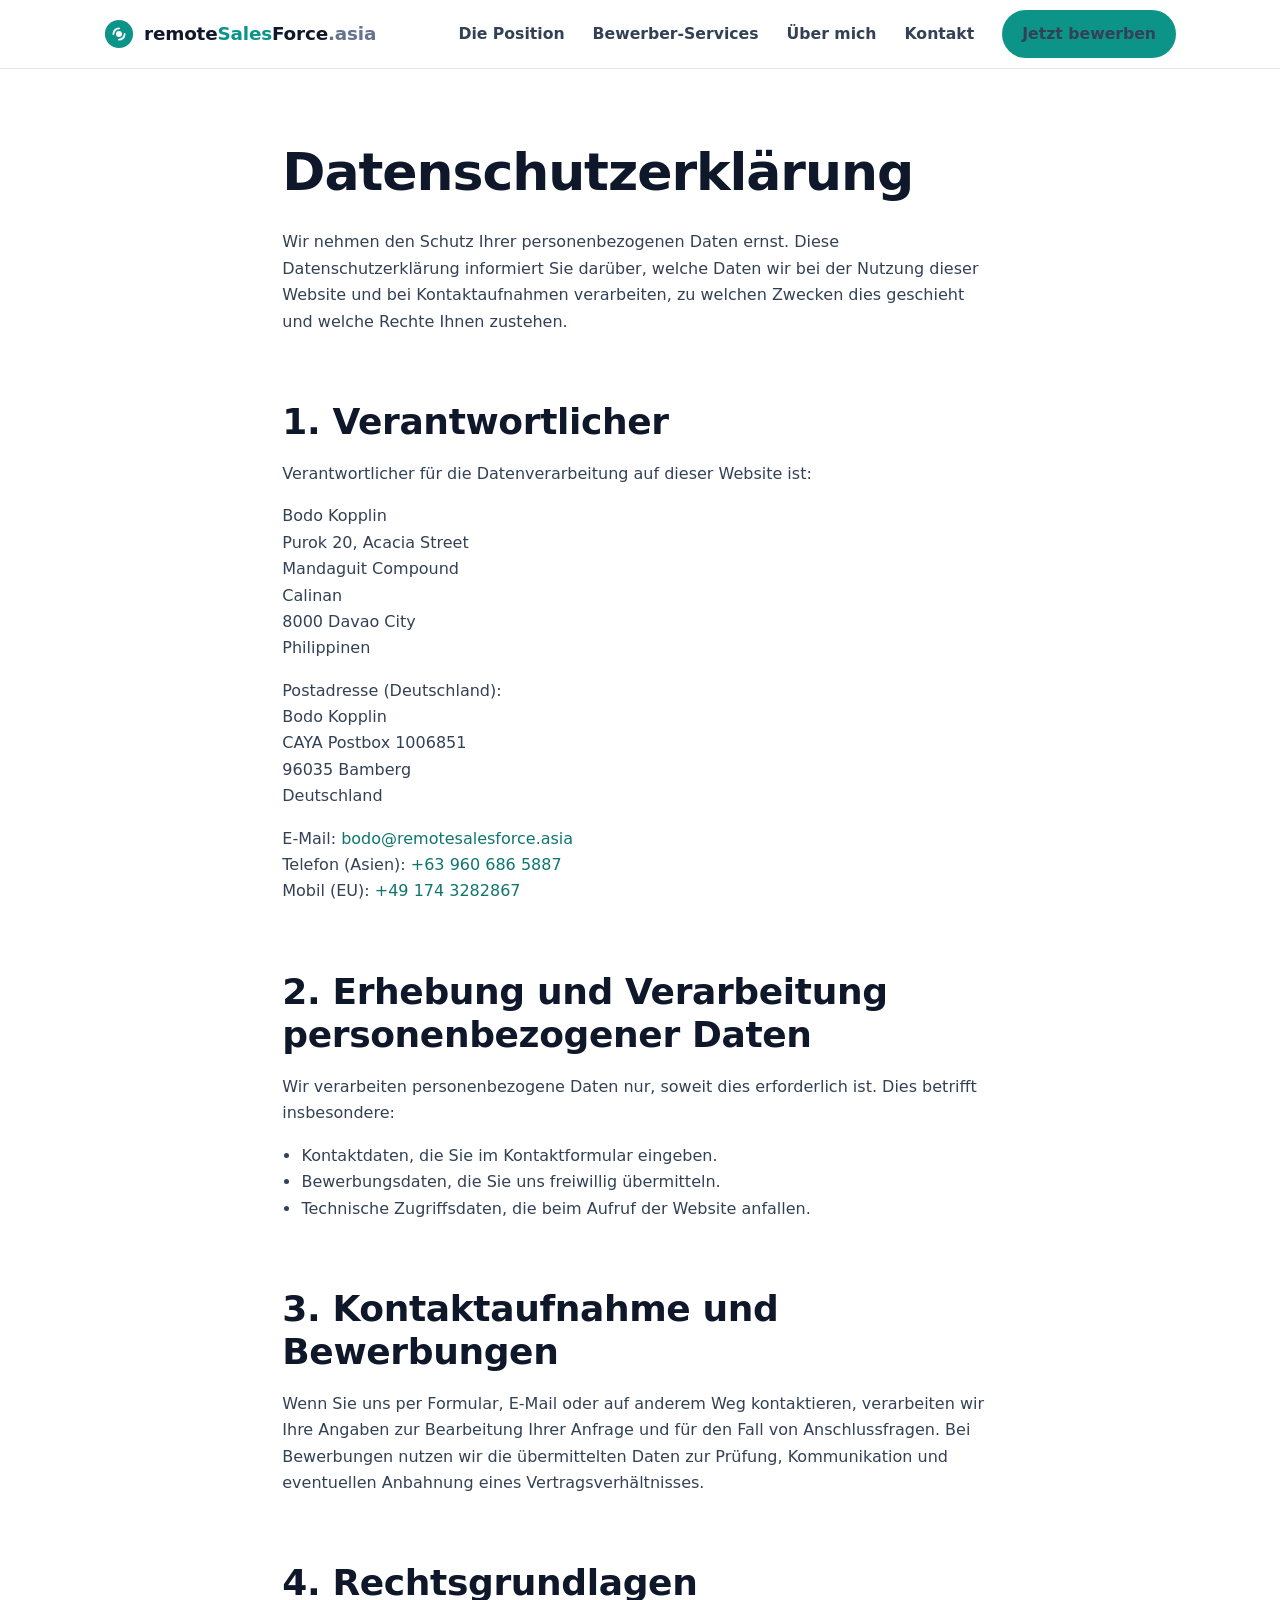
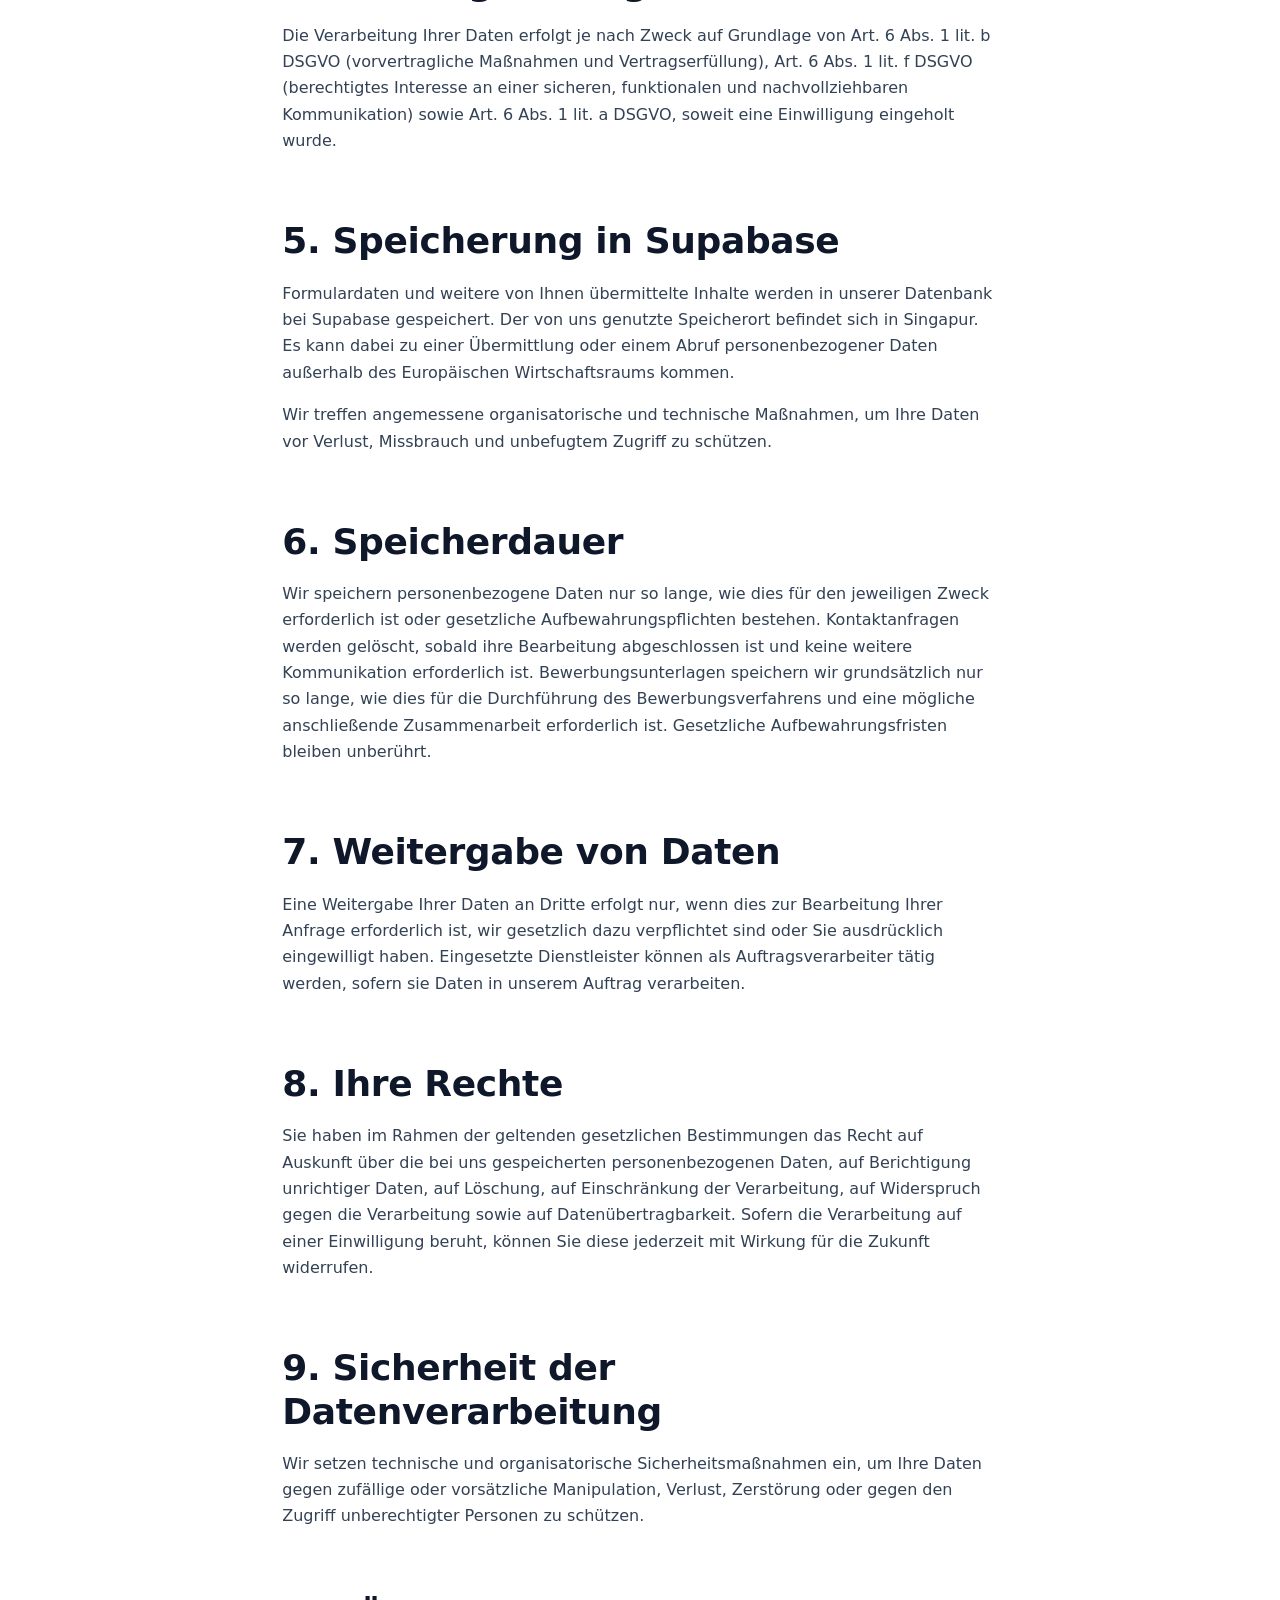
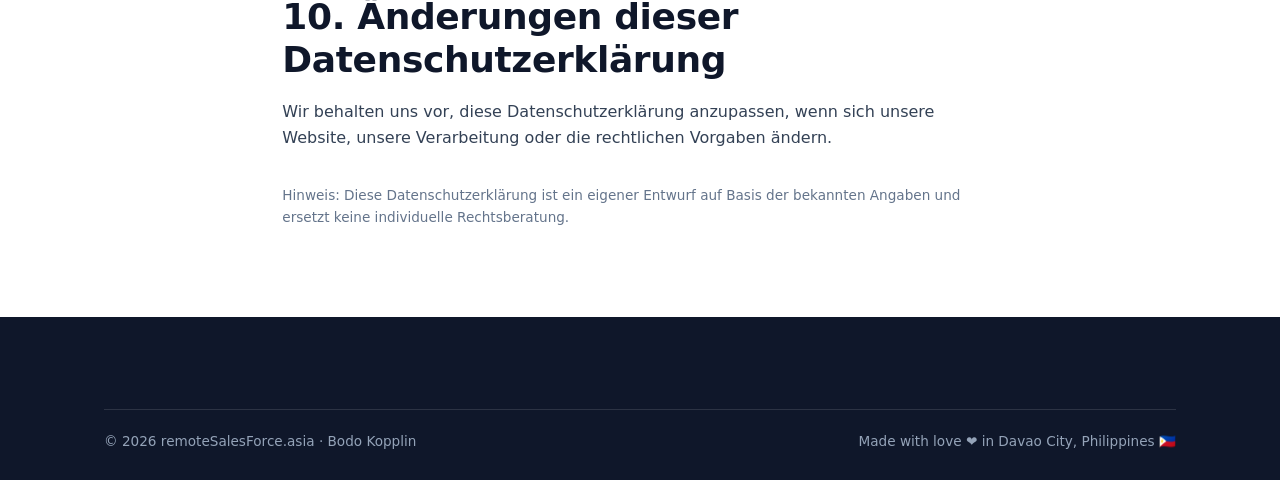
<file: datenschutz.html>
<!DOCTYPE html>
<html lang="de">
<head>
  <meta charset="UTF-8" />
  <meta name="viewport" content="width=device-width, initial-scale=1" />
  <title>Datenschutz | remoteSalesForce.asia</title>
  <meta name="robots" content="noindex" />
  <link rel="stylesheet" href="assets/css/style.css" />
</head>
<body>
  <header class="site-header">
    <div class="container nav">
      <a href="index.html" class="brand" aria-label="remoteSalesForce.asia Startseite">
        <svg width="30" height="30" viewBox="0 0 32 32" fill="none" aria-hidden="true">
          <circle cx="16" cy="16" r="15" fill="#0d9488"/><circle cx="16" cy="16" r="3.2" fill="#fff"/>
          <path d="M10 16a6 6 0 0 1 6-6" stroke="#fff" stroke-width="2" stroke-linecap="round"/>
          <path d="M22 16a6 6 0 0 1-6 6" stroke="#fff" stroke-width="2" stroke-linecap="round"/>
        </svg>
        <span>remote<span class="dot">Sales</span>Force<span class="tld">.asia</span></span>
      </a>
      <nav>
        <button class="nav-toggle" aria-label="Menü" aria-expanded="false"><span></span><span></span><span></span></button>
        <ul class="nav-links">
          <li><a href="index.html#jobpost">Die Position</a></li>
          <li><a href="index.html#leistungen">Bewerber-Services</a></li>
          <li><a href="about.html">Über mich</a></li>
          <li><a href="kontakt.html">Kontakt</a></li>
          <li><a href="bewerbung.html" class="btn btn--brand nav-cta">Jetzt bewerben</a></li>
        </ul>
      </nav>
    </div>
  </header>

  <section class="section">
    <div class="container prose">
      <h1>Datenschutzerklärung</h1>
      <p>
        Wir nehmen den Schutz Ihrer personenbezogenen Daten ernst. Diese Datenschutzerklärung informiert Sie darüber,
        welche Daten wir bei der Nutzung dieser Website und bei Kontaktaufnahmen verarbeiten, zu welchen Zwecken dies
        geschieht und welche Rechte Ihnen zustehen.
      </p>

      <h2>1. Verantwortlicher</h2>
      <p>
        Verantwortlicher für die Datenverarbeitung auf dieser Website ist:
      </p>
      <p>
        Bodo Kopplin<br />
        Purok 20, Acacia Street<br />
        Mandaguit Compound<br />
        Calinan<br />
        8000 Davao City<br />
        Philippinen
      </p>
      <p>
        Postadresse (Deutschland):<br />
        Bodo Kopplin<br />
        CAYA Postbox 1006851<br />
        96035 Bamberg<br />
        Deutschland
      </p>
      <p>
        E-Mail: <a href="mailto:bodo@remotesalesforce.asia">bodo@remotesalesforce.asia</a><br />
        Telefon (Asien): <a href="tel:+639606865887">+63 960 686 5887</a><br />
        Mobil (EU): <a href="tel:+491743282867">+49 174 3282867</a>
      </p>

      <h2>2. Erhebung und Verarbeitung personenbezogener Daten</h2>
      <p>
        Wir verarbeiten personenbezogene Daten nur, soweit dies erforderlich ist. Dies betrifft insbesondere:
      </p>
      <ul>
        <li>Kontaktdaten, die Sie im Kontaktformular eingeben.</li>
        <li>Bewerbungsdaten, die Sie uns freiwillig übermitteln.</li>
        <li>Technische Zugriffsdaten, die beim Aufruf der Website anfallen.</li>
      </ul>

      <h2>3. Kontaktaufnahme und Bewerbungen</h2>
      <p>
        Wenn Sie uns per Formular, E-Mail oder auf anderem Weg kontaktieren, verarbeiten wir Ihre Angaben zur Bearbeitung
        Ihrer Anfrage und für den Fall von Anschlussfragen. Bei Bewerbungen nutzen wir die übermittelten Daten zur Prüfung,
        Kommunikation und eventuellen Anbahnung eines Vertragsverhältnisses.
      </p>

      <h2>4. Rechtsgrundlagen</h2>
      <p>
        Die Verarbeitung Ihrer Daten erfolgt je nach Zweck auf Grundlage von Art. 6 Abs. 1 lit. b DSGVO
        (vorvertragliche Maßnahmen und Vertragserfüllung), Art. 6 Abs. 1 lit. f DSGVO (berechtigtes Interesse an
        einer sicheren, funktionalen und nachvollziehbaren Kommunikation) sowie Art. 6 Abs. 1 lit. a DSGVO,
        soweit eine Einwilligung eingeholt wurde.
      </p>

      <h2>5. Speicherung in Supabase</h2>
      <p>
        Formulardaten und weitere von Ihnen übermittelte Inhalte werden in unserer Datenbank bei Supabase gespeichert.
        Der von uns genutzte Speicherort befindet sich in Singapur. Es kann dabei zu einer Übermittlung oder einem
        Abruf personenbezogener Daten außerhalb des Europäischen Wirtschaftsraums kommen.
      </p>
      <p>
        Wir treffen angemessene organisatorische und technische Maßnahmen, um Ihre Daten vor Verlust, Missbrauch und
        unbefugtem Zugriff zu schützen.
      </p>

      <h2>6. Speicherdauer</h2>
      <p>
        Wir speichern personenbezogene Daten nur so lange, wie dies für den jeweiligen Zweck erforderlich ist oder
        gesetzliche Aufbewahrungspflichten bestehen. Kontaktanfragen werden gelöscht, sobald ihre Bearbeitung
        abgeschlossen ist und keine weitere Kommunikation erforderlich ist. Bewerbungsunterlagen speichern wir
        grundsätzlich nur so lange, wie dies für die Durchführung des Bewerbungsverfahrens und eine mögliche
        anschließende Zusammenarbeit erforderlich ist. Gesetzliche Aufbewahrungsfristen bleiben unberührt.
      </p>

      <h2>7. Weitergabe von Daten</h2>
      <p>
        Eine Weitergabe Ihrer Daten an Dritte erfolgt nur, wenn dies zur Bearbeitung Ihrer Anfrage erforderlich ist,
        wir gesetzlich dazu verpflichtet sind oder Sie ausdrücklich eingewilligt haben. Eingesetzte Dienstleister
        können als Auftragsverarbeiter tätig werden, sofern sie Daten in unserem Auftrag verarbeiten.
      </p>

      <h2>8. Ihre Rechte</h2>
      <p>
        Sie haben im Rahmen der geltenden gesetzlichen Bestimmungen das Recht auf Auskunft über die bei uns
        gespeicherten personenbezogenen Daten, auf Berichtigung unrichtiger Daten, auf Löschung, auf Einschränkung
        der Verarbeitung, auf Widerspruch gegen die Verarbeitung sowie auf Datenübertragbarkeit. Sofern die
        Verarbeitung auf einer Einwilligung beruht, können Sie diese jederzeit mit Wirkung für die Zukunft widerrufen.
      </p>

      <h2>9. Sicherheit der Datenverarbeitung</h2>
      <p>
        Wir setzen technische und organisatorische Sicherheitsmaßnahmen ein, um Ihre Daten gegen zufällige oder
        vorsätzliche Manipulation, Verlust, Zerstörung oder gegen den Zugriff unberechtigter Personen zu schützen.
      </p>

      <h2>10. Änderungen dieser Datenschutzerklärung</h2>
      <p>
        Wir behalten uns vor, diese Datenschutzerklärung anzupassen, wenn sich unsere Website, unsere Verarbeitung
        oder die rechtlichen Vorgaben ändern.
      </p>

      <p class="form-note" style="margin-top:32px;">
        Hinweis: Diese Datenschutzerklärung ist ein eigener Entwurf auf Basis der bekannten Angaben und ersetzt
        keine individuelle Rechtsberatung.
      </p>
    </div>
  </section>

  <footer class="site-footer">
    <div class="container">
      <div class="footer-bottom">
        <span>© <span data-year>2026</span> remoteSalesForce.asia · Bodo Kopplin</span>
        <span>Made with love ❤️ in Davao City, Philippines 🇵🇭</span>
      </div>
    </div>
  </footer>
  <script src="assets/js/main.js"></script>
</body>
</html>
</file>
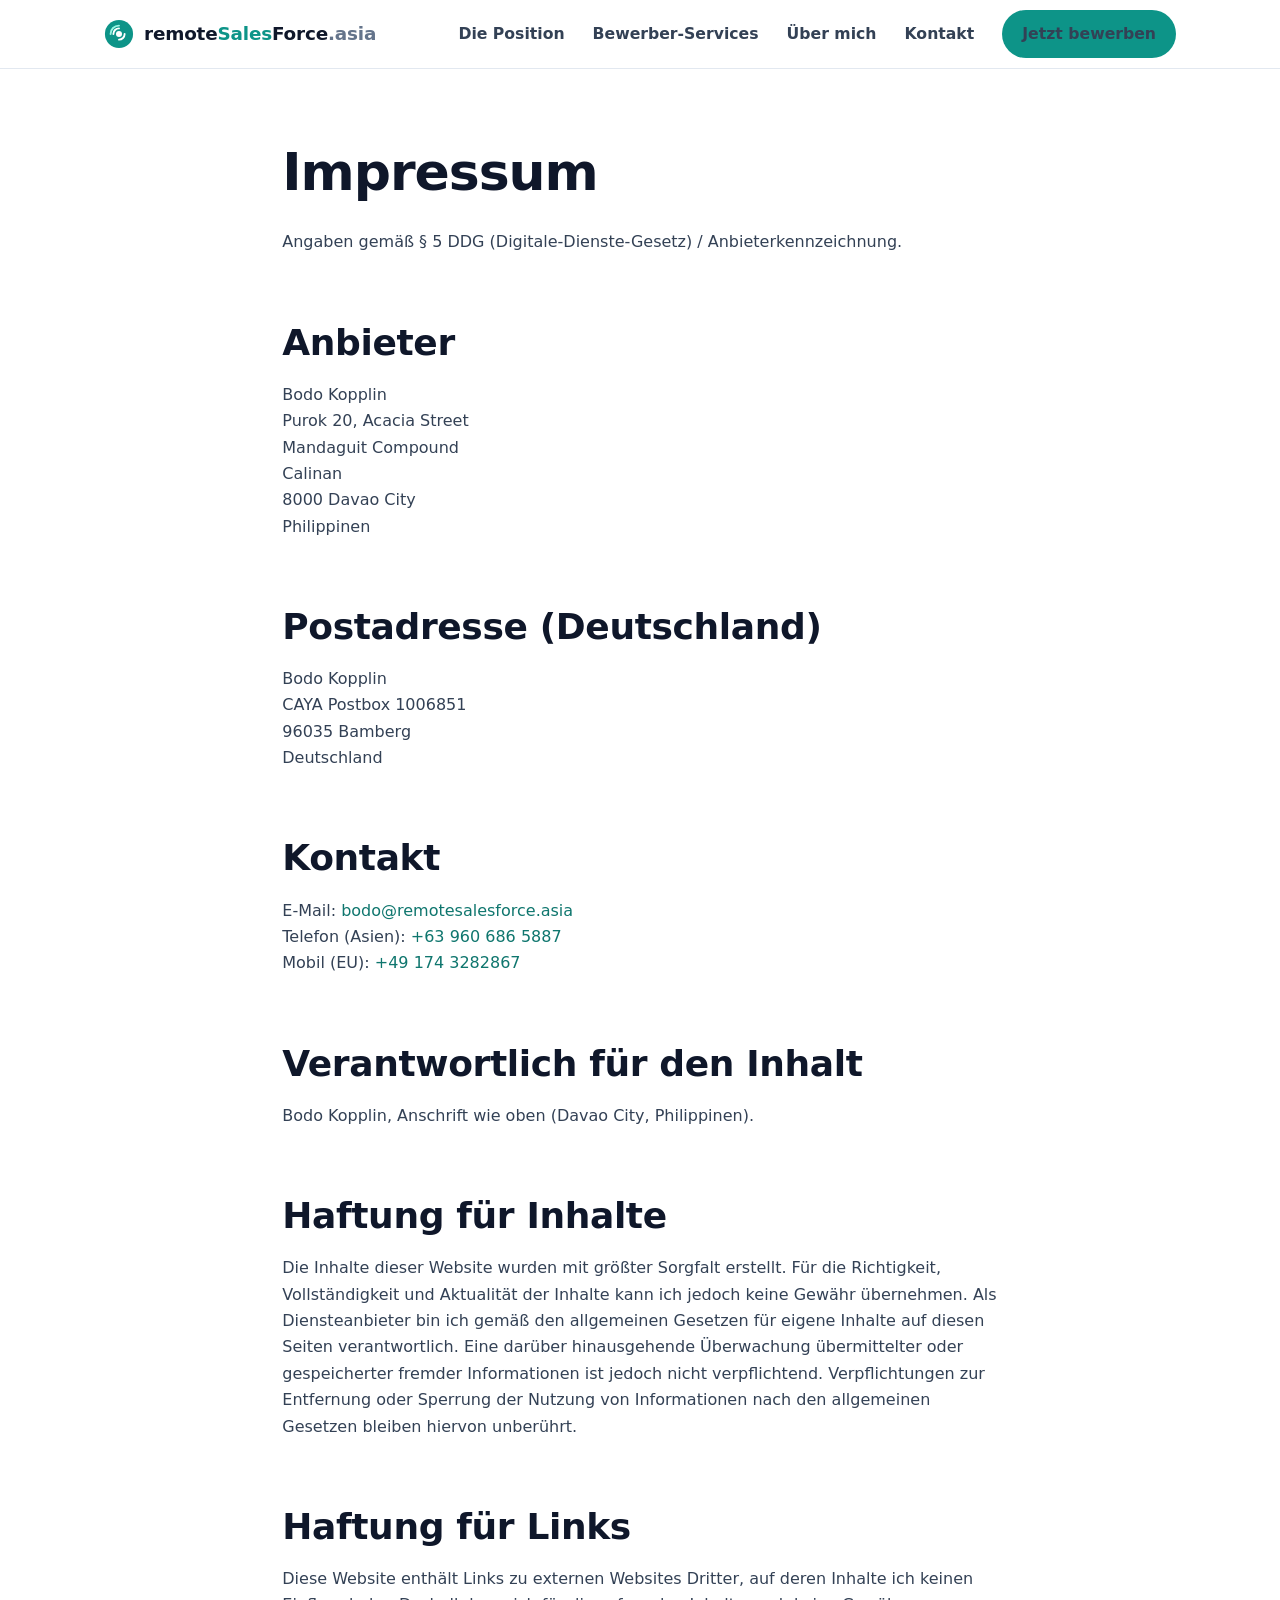
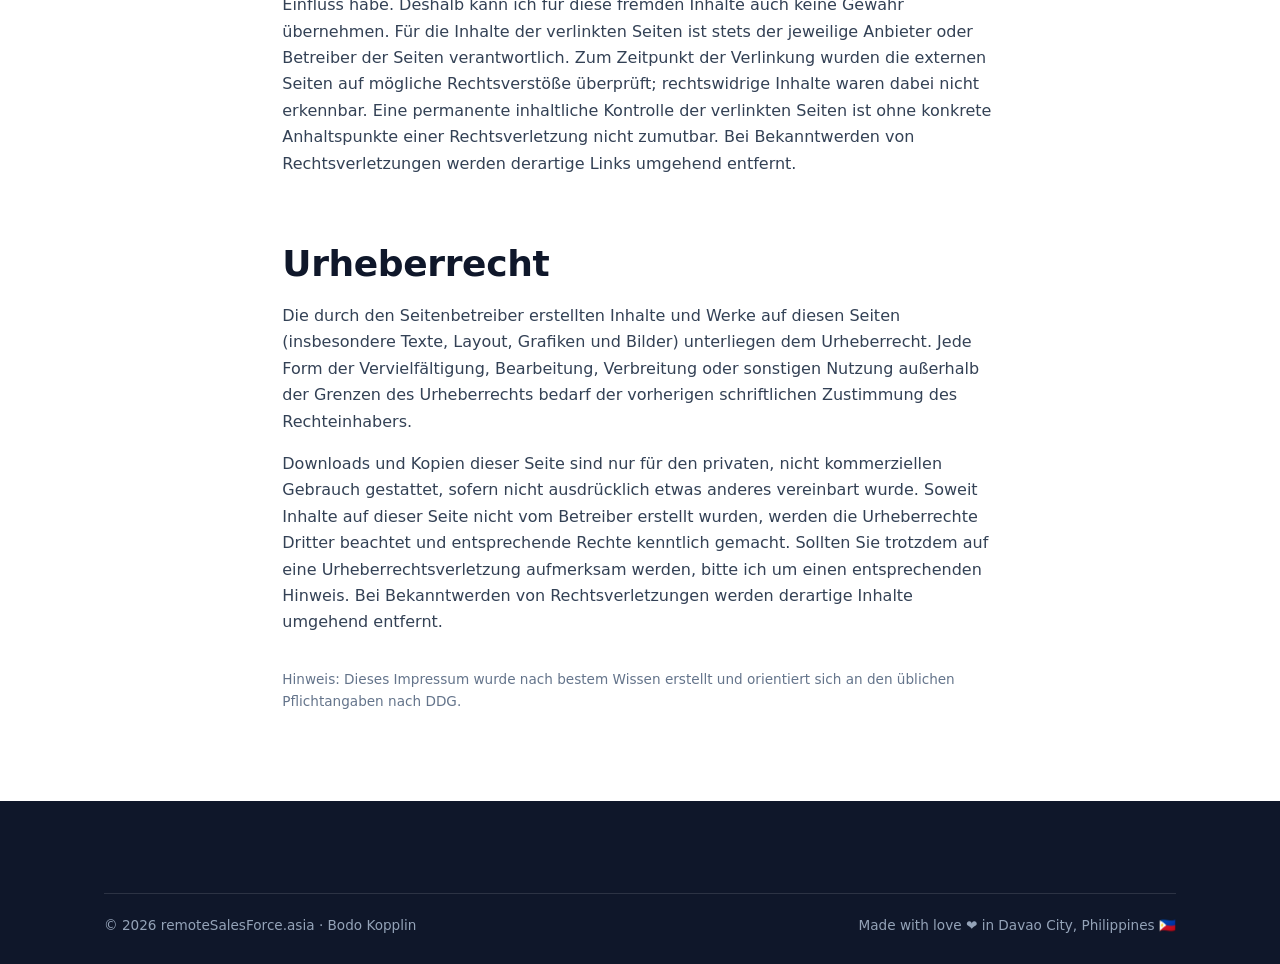
<file: impressum.html>
<!DOCTYPE html>
<html lang="de">
<head>
  <meta charset="UTF-8" />
  <meta name="viewport" content="width=device-width, initial-scale=1" />
  <title>Impressum | remoteSalesForce.asia</title>
  <meta name="robots" content="noindex" />
  <link rel="stylesheet" href="assets/css/style.css" /> 
</head>
<body>
  <header class="site-header">
    <div class="container nav">
      <a href="index.html" class="brand" aria-label="remoteSalesForce.asia Startseite">
        <svg width="30" height="30" viewBox="0 0 32 32" fill="none" aria-hidden="true">
          <circle cx="16" cy="16" r="15" fill="#0d9488"/>
          <circle cx="16" cy="16" r="3.2" fill="#fff"/>
          <path d="M10 16a6 6 0 0 1 6-6" stroke="#fff" stroke-width="2" stroke-linecap="round"/>
          <path d="M7 16a9 9 0 0 1 9-9" stroke="#99f6e4" stroke-width="2" stroke-linecap="round"/>
          <path d="M22 16a6 6 0 0 1-6 6" stroke="#fff" stroke-width="2" stroke-linecap="round"/>
        </svg>
        <span>remote<span class="dot">Sales</span>Force<span class="tld">.asia</span></span>
      </a>
      <nav>
        <button class="nav-toggle" aria-label="Menü" aria-expanded="false">
          <span></span><span></span><span></span>
        </button>
        <ul class="nav-links">
          <li><a href="index.html#jobpost">Die Position</a></li>
          <li><a href="index.html#leistungen">Bewerber-Services</a></li>
          <li><a href="about.html">Über mich</a></li>
          <li><a href="kontakt.html">Kontakt</a></li>
          <li><a href="bewerbung.html" class="btn btn--brand nav-cta">Jetzt bewerben</a></li>
        </ul>
      </nav>
    </div>
  </header>

  <section class="section">
    <div class="container prose">
      <h1>Impressum</h1>
      <p>Angaben gemäß § 5 DDG (Digitale-Dienste-Gesetz) / Anbieterkennzeichnung.</p>

      <h2>Anbieter</h2>
      <p>
        Bodo Kopplin<br />
        Purok 20, Acacia Street<br />
        Mandaguit Compound<br />
        Calinan<br />
        8000 Davao City<br />
        Philippinen
      </p>

      <h2>Postadresse (Deutschland)</h2>
      <p>
        Bodo Kopplin<br />
        CAYA Postbox 1006851<br />
        96035 Bamberg<br />
        Deutschland
      </p>

      <h2>Kontakt</h2>
      <p>
        E-Mail: <a href="mailto:bodo@remotesalesforce.asia">bodo@remotesalesforce.asia</a><br />
        Telefon (Asien): <a href="tel:+639606865887">+63 960 686 5887</a><br />
        Mobil (EU): <a href="tel:+491743282867">+49 174 3282867</a>
      </p>

      <h2>Verantwortlich für den Inhalt</h2>
      <p>Bodo Kopplin, Anschrift wie oben (Davao City, Philippinen).</p>

      <h2>Haftung für Inhalte</h2>
      <p>
        Die Inhalte dieser Website wurden mit größter Sorgfalt erstellt. Für die Richtigkeit,
        Vollständigkeit und Aktualität der Inhalte kann ich jedoch keine Gewähr übernehmen.
        Als Diensteanbieter bin ich gemäß den allgemeinen Gesetzen für eigene Inhalte auf
        diesen Seiten verantwortlich. Eine darüber hinausgehende Überwachung übermittelter
        oder gespeicherter fremder Informationen ist jedoch nicht verpflichtend. Verpflichtungen
        zur Entfernung oder Sperrung der Nutzung von Informationen nach den allgemeinen
        Gesetzen bleiben hiervon unberührt.
      </p>

      <h2>Haftung für Links</h2>
      <p>
        Diese Website enthält Links zu externen Websites Dritter, auf deren Inhalte ich keinen
        Einfluss habe. Deshalb kann ich für diese fremden Inhalte auch keine Gewähr übernehmen.
        Für die Inhalte der verlinkten Seiten ist stets der jeweilige Anbieter oder Betreiber
        der Seiten verantwortlich. Zum Zeitpunkt der Verlinkung wurden die externen Seiten auf
        mögliche Rechtsverstöße überprüft; rechtswidrige Inhalte waren dabei nicht erkennbar.
        Eine permanente inhaltliche Kontrolle der verlinkten Seiten ist ohne konkrete
        Anhaltspunkte einer Rechtsverletzung nicht zumutbar. Bei Bekanntwerden von
        Rechtsverletzungen werden derartige Links umgehend entfernt.
      </p>

      <h2>Urheberrecht</h2>
      <p>
        Die durch den Seitenbetreiber erstellten Inhalte und Werke auf diesen Seiten
        (insbesondere Texte, Layout, Grafiken und Bilder) unterliegen dem Urheberrecht.
        Jede Form der Vervielfältigung, Bearbeitung, Verbreitung oder sonstigen Nutzung
        außerhalb der Grenzen des Urheberrechts bedarf der vorherigen schriftlichen
        Zustimmung des Rechteinhabers.
      </p>
      <p>
        Downloads und Kopien dieser Seite sind nur für den privaten, nicht kommerziellen
        Gebrauch gestattet, sofern nicht ausdrücklich etwas anderes vereinbart wurde.
        Soweit Inhalte auf dieser Seite nicht vom Betreiber erstellt wurden, werden die
        Urheberrechte Dritter beachtet und entsprechende Rechte kenntlich gemacht.
        Sollten Sie trotzdem auf eine Urheberrechtsverletzung aufmerksam werden, bitte ich
        um einen entsprechenden Hinweis. Bei Bekanntwerden von Rechtsverletzungen werden
        derartige Inhalte umgehend entfernt.
      </p>

      <p class="form-note" style="margin-top:32px;">
        Hinweis: Dieses Impressum wurde nach bestem Wissen erstellt und orientiert sich an
        den üblichen Pflichtangaben nach DDG.
      </p>
    </div>
  </section>

  <footer class="site-footer">
    <div class="container">
      <div class="footer-bottom">
        <span>© <span data-year>2026</span> remoteSalesForce.asia · Bodo Kopplin</span>
        <span>Made with love ❤️ in Davao City, Philippines 🇵🇭</span>
      </div>
    </div>
  </footer>

  <script src="assets/js/main.js"></script>
</body>
</html>
</file>
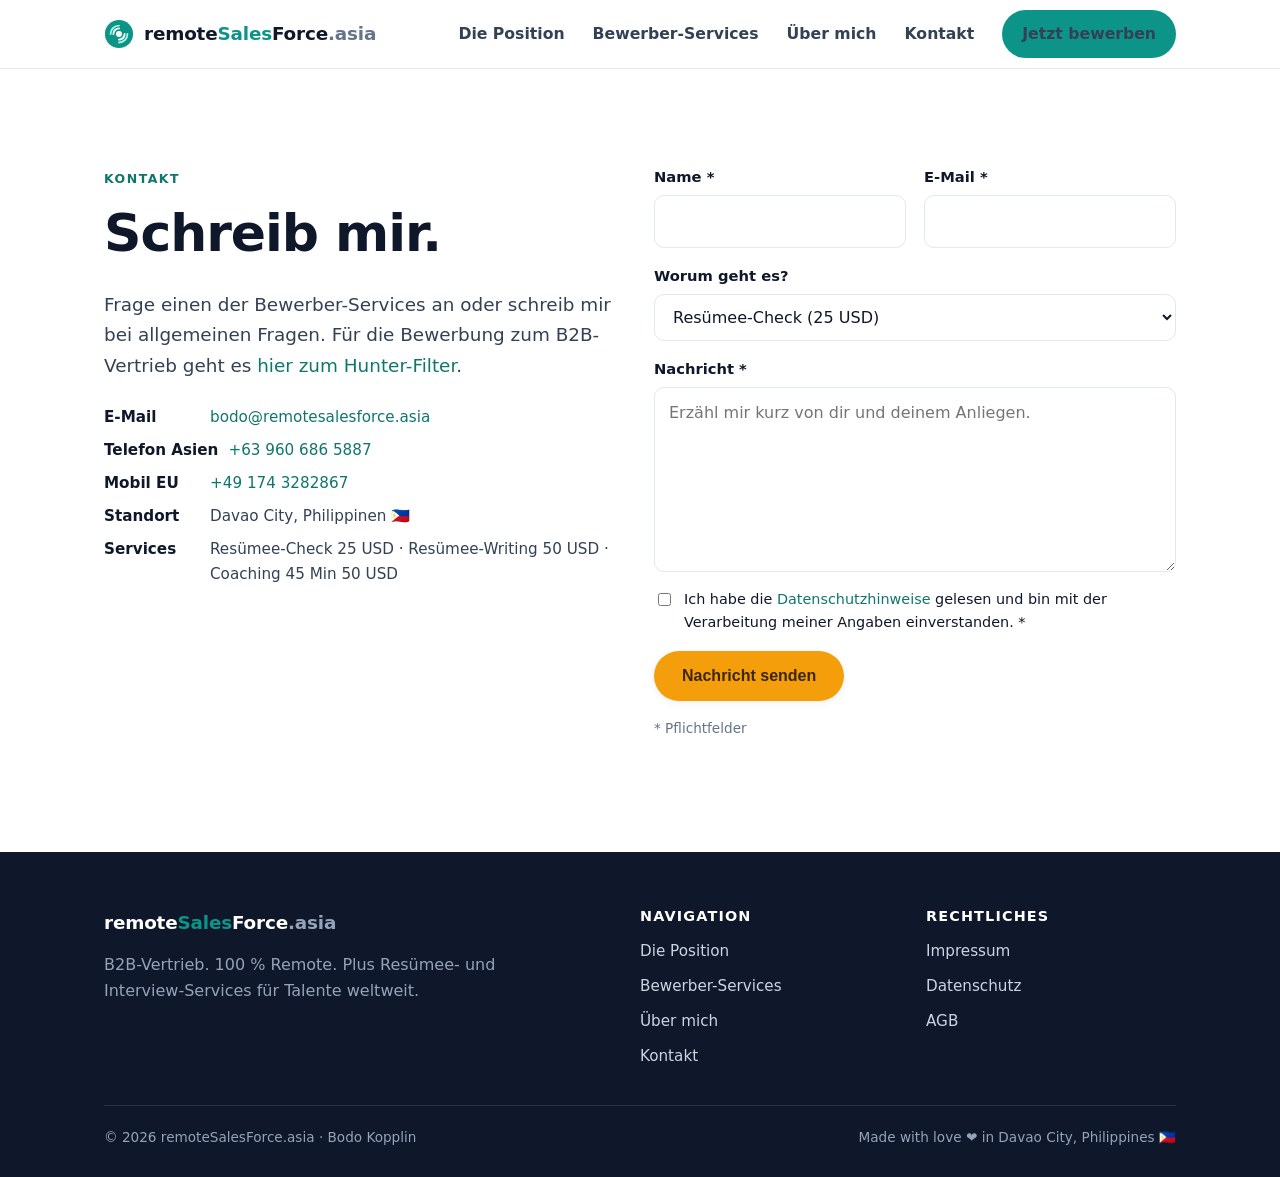
<file: kontakt.html>
<!DOCTYPE html>
<html lang="de">
<head>
  <meta charset="UTF-8" />
  <meta name="viewport" content="width=device-width, initial-scale=1" />
  <title>Kontakt & Bewerbung | remoteSalesForce.asia</title>
  <meta name="description" content="Frage Resümee- und Coaching-Services an oder schreib eine allgemeine Nachricht. Für die Bewerbung zum B2B-Vertrieb geht es zum Hunter-Filter unter bewerbung.html." />
  <link rel="stylesheet" href="assets/css/style.css" />
</head>
<body>

  <header class="site-header">
    <div class="container nav">
      <a href="index.html" class="brand" aria-label="remoteSalesForce.asia Startseite">
        <svg width="30" height="30" viewBox="0 0 32 32" fill="none" aria-hidden="true">
          <circle cx="16" cy="16" r="15" fill="#0d9488"/>
          <circle cx="16" cy="16" r="3.2" fill="#fff"/>
          <path d="M10 16a6 6 0 0 1 6-6" stroke="#fff" stroke-width="2" stroke-linecap="round"/>
          <path d="M7 16a9 9 0 0 1 9-9" stroke="#99f6e4" stroke-width="2" stroke-linecap="round"/>
          <path d="M22 16a6 6 0 0 1-6 6" stroke="#fff" stroke-width="2" stroke-linecap="round"/>
          <path d="M25 16a9 9 0 0 1-9 9" stroke="#99f6e4" stroke-width="2" stroke-linecap="round"/>
        </svg>
        <span>remote<span class="dot">Sales</span>Force<span class="tld">.asia</span></span>
      </a>
      <nav>
        <button class="nav-toggle" aria-label="Menü" aria-expanded="false"><span></span><span></span><span></span></button>
        <ul class="nav-links">
          <li><a href="index.html#jobpost">Die Position</a></li>
          <li><a href="index.html#leistungen">Bewerber-Services</a></li>
          <li><a href="about.html">Über mich</a></li>
          <li><a href="kontakt.html">Kontakt</a></li>
          <li><a href="bewerbung.html" class="btn btn--brand nav-cta">Jetzt bewerben</a></li>
        </ul>
      </nav>
    </div>
  </header>

  <section class="section">
    <div class="container">
      <div class="cols" style="align-items:start;">
        <div>
          <span class="eyebrow">Kontakt</span>
          <h1>Schreib mir.</h1>
          <p class="lead">Frage einen der Bewerber-Services an oder schreib mir bei allgemeinen Fragen. Für die Bewerbung zum B2B-Vertrieb geht es <a href="bewerbung.html">hier zum Hunter-Filter</a>.</p>
          <ul class="facts" style="margin-top:24px;">
            <li><b>E-Mail</b><span><a href="mailto:bodo@remotesalesforce.asia">bodo@remotesalesforce.asia</a></span></li>
            <li><b>Telefon Asien</b><span><a href="tel:+639606865887">+63 960 686 5887</a></span></li>
            <li><b>Mobil EU</b><span><a href="tel:+491743282867">+49 174 3282867</a></span></li>
            <li><b>Standort</b><span>Davao City, Philippinen 🇵🇭</span></li>
            <li><b>Services</b><span>Resümee-Check 25 USD · Resümee-Writing 50 USD · Coaching 45 Min 50 USD</span></li>
          </ul>
        </div>

        <div>
          <form data-contact-form novalidate>
            <div class="form-grid">
              <div class="field">
                <label for="name">Name *</label>
                <input id="name" name="name" type="text" autocomplete="name" required />
              </div>
              <div class="field">
                <label for="email">E-Mail *</label>
                <input id="email" name="email" type="email" autocomplete="email" required />
              </div>
            </div>

            <div class="field">
              <label for="service">Worum geht es?</label>
              <select id="service" name="service">
                <option value="Resümee-Check (25 USD)">Resümee-Check (25 USD)</option>
                <option value="Resümee-Writing (50 USD)">Resümee-Writing (50 USD)</option>
                <option value="Bewerber-Coaching (50 USD / 45 Min)">Bewerber-Coaching (50 USD / 45 Min)</option>
                <option value="Sonstiges">Sonstiges</option>
              </select>
            </div>

            <div class="field">
              <label for="nachricht">Nachricht *</label>
              <textarea id="nachricht" name="nachricht" rows="6" required placeholder="Erzähl mir kurz von dir und deinem Anliegen."></textarea>
            </div>

            <div class="field">
              <label style="font-weight:400;font-size:.9rem;display:flex;gap:10px;align-items:flex-start;">
                <input type="checkbox" name="consent" required style="margin-top:5px;width:auto;" />
                <span>Ich habe die <a href="datenschutz.html">Datenschutzhinweise</a> gelesen und bin mit der Verarbeitung meiner Angaben einverstanden. *</span>
              </label>
            </div>

            <button type="submit" class="btn btn--primary">Nachricht senden</button>
            <p class="form-status" role="status" aria-live="polite"></p>
            <p class="form-note">* Pflichtfelder</p>
          </form>
        </div>
      </div>
    </div>
  </section>

  <footer class="site-footer">
    <div class="container">
      <div class="footer-grid">
        <div>
          <span class="brand" style="color:#fff;"><span>remote<span class="dot">Sales</span>Force<span class="tld" style="color:#94a3b8;">.asia</span></span></span>
          <p style="margin-top:14px;max-width:42ch;color:#94a3b8;">B2B-Vertrieb. 100 % Remote. Plus Resümee- und Interview-Services für Talente weltweit.</p>
        </div>
        <div>
          <h4>Navigation</h4>
          <ul class="footer-links">
            <li><a href="index.html#jobpost">Die Position</a></li>
            <li><a href="index.html#leistungen">Bewerber-Services</a></li>
            <li><a href="about.html">Über mich</a></li>
            <li><a href="kontakt.html">Kontakt</a></li>
          </ul>
        </div>
        <div>
          <h4>Rechtliches</h4>
          <ul class="footer-links">
            <li><a href="impressum.html">Impressum</a></li>
            <li><a href="datenschutz.html">Datenschutz</a></li>
            <li><a href="agb.html">AGB</a></li>
          </ul>
        </div>
      </div>
      <div class="footer-bottom">
        <span>© <span data-year>2026</span> remoteSalesForce.asia · Bodo Kopplin</span>
        <span>Made with love ❤️ in Davao City, Philippines 🇵🇭</span>
      </div>
    </div>
  </footer>

  <script src="assets/js/main.js"></script>
</body>
</html>
</file>
<file: assets/css/style.css>
/* remotesalesforce.asia – shared styles
   Stil: hell & clean  |  Version 0.1 – 2026-06-27 – Bodo Kopplin */

:root {
  --brand:        #0d9488;   /* teal 600 */
  --brand-dark:   #0f766e;   /* teal 700 */
  --brand-light:  #99f6e4;   /* teal 200 */
  --accent:       #f59e0b;   /* amber 500 – Preis-/Highlight */
  --ink:          #0f172a;   /* slate 900 */
  --text:         #334155;   /* slate 700 */
  --muted:        #64748b;   /* slate 500 */
  --line:         #e2e8f0;   /* slate 200 */
  --bg:           #ffffff;
  --bg-soft:      #f1f5f9;   /* slate 100 */
  --bg-mute:      #f8fafc;   /* slate 50  */
  --radius:       14px;
  --shadow:       0 10px 30px rgba(15, 23, 42, .08);
  --shadow-sm:    0 2px 8px rgba(15, 23, 42, .06);
  --maxw:         1120px;
  --font:         system-ui, -apple-system, "Segoe UI", Roboto, Helvetica, Arial, sans-serif;
}

* { box-sizing: border-box; }

html { scroll-behavior: smooth; }

body {
  margin: 0;
  font-family: var(--font);
  color: var(--text);
  background: var(--bg);
  line-height: 1.65;
  -webkit-font-smoothing: antialiased;
}

h1, h2, h3, h4 { color: var(--ink); line-height: 1.2; margin: 0 0 .5em; }
h1 { font-size: clamp(2rem, 5vw, 3.25rem); letter-spacing: -.02em; }
h2 { font-size: clamp(1.5rem, 3.2vw, 2.25rem); letter-spacing: -.01em; }
h3 { font-size: 1.25rem; }
p  { margin: 0 0 1rem; }
a  { color: var(--brand-dark); text-decoration: none; }
a:hover { text-decoration: underline; }
img { max-width: 100%; display: block; }

.container { width: 100%; max-width: var(--maxw); margin: 0 auto; padding: 0 24px; }
.section { padding: 72px 0; }
.section--soft { background: var(--bg-soft); }
.eyebrow {
  display: inline-block; text-transform: uppercase; letter-spacing: .12em;
  font-size: .78rem; font-weight: 700; color: var(--brand-dark); margin-bottom: 12px;
}
.lead { font-size: 1.15rem; color: var(--text); max-width: 60ch; }
.center { text-align: center; }
.center .lead { margin-left: auto; margin-right: auto; }

/* ---------- Buttons ---------- */
.btn {
  display: inline-flex; align-items: center; gap: .55em;
  padding: 14px 26px; border-radius: 999px; font-weight: 700; font-size: 1rem;
  border: 2px solid transparent; cursor: pointer; transition: transform .12s ease, box-shadow .12s ease, background .12s ease;
  text-decoration: none;
}
.btn:hover { text-decoration: none; transform: translateY(-2px); }
.btn--primary { background: var(--accent); color: #3b2705; box-shadow: var(--shadow-sm); }
.btn--primary:hover { background: #fbbf24; }
.btn--brand { background: var(--brand); color: #fff; }
.btn--brand:hover { background: var(--brand-dark); }
.btn--ghost { background: transparent; color: #fff; border-color: rgba(255,255,255,.6); }
.btn--ghost:hover { background: rgba(255,255,255,.12); }
.btn--outline { background: #fff; color: var(--brand-dark); border-color: var(--line); }
.btn--outline:hover { border-color: var(--brand); }

/* ---------- Header / Nav ---------- */
.site-header {
  position: sticky; top: 0; z-index: 50;
  background: rgba(255,255,255,.9); backdrop-filter: blur(10px);
  border-bottom: 1px solid var(--line);
}
.nav { display: flex; align-items: center; justify-content: space-between; height: 68px; }
.brand { display: flex; align-items: center; gap: 10px; font-weight: 800; color: var(--ink); font-size: 1.15rem; letter-spacing: -.01em; }
.brand:hover { text-decoration: none; }
.brand .dot { color: var(--brand); }
.brand .tld { color: var(--muted); font-weight: 600; }
.brand svg { flex: 0 0 auto; }
.nav-links { display: flex; align-items: center; gap: 28px; list-style: none; margin: 0; padding: 0; }
.nav-links a { color: var(--text); font-weight: 600; font-size: .98rem; }
.nav-links a:hover { color: var(--brand-dark); text-decoration: none; }
.nav-cta { padding: 9px 18px; }
.nav-toggle { display: none; background: none; border: 0; cursor: pointer; padding: 8px; }
.nav-toggle span { display: block; width: 24px; height: 2px; background: var(--ink); margin: 5px 0; transition: .2s; }

/* ---------- Banner / Hero ---------- */
.banner {
  position: relative; color: #fff; overflow: hidden;
  background: linear-gradient(120deg, rgba(15,118,110,.92), rgba(15,23,42,.78)),
              var(--banner-img, #0f766e) center/cover no-repeat;
}
.banner__inner { padding: 96px 0 104px; max-width: 760px; }
.banner h1 { color: #fff; }
.banner .lead { color: rgba(255,255,255,.92); }
.banner__cta { display: flex; flex-wrap: wrap; gap: 14px; margin-top: 28px; }
.banner__badge {
  display: inline-flex; align-items: center; gap: 8px; margin-bottom: 18px;
  background: rgba(255,255,255,.14); border: 1px solid rgba(255,255,255,.3);
  padding: 6px 14px; border-radius: 999px; font-size: .85rem; font-weight: 600;
}
.banner__badge .pulse { width: 9px; height: 9px; border-radius: 50%; background: #34d399; box-shadow: 0 0 0 0 rgba(52,211,153,.7); animation: pulse 2s infinite; }
@keyframes pulse { 0%{box-shadow:0 0 0 0 rgba(52,211,153,.6)} 70%{box-shadow:0 0 0 10px rgba(52,211,153,0)} 100%{box-shadow:0 0 0 0 rgba(52,211,153,0)} }

/* ---------- Jobpost ---------- */
.jobpost__img { border-radius: var(--radius); box-shadow: var(--shadow); width: 100%; }
.jobpost__card {
  background: #fff; border: 1px solid var(--line); border-radius: var(--radius);
  box-shadow: var(--shadow); padding: 36px; margin-top: -48px; position: relative;
}
.jobpost__card h2 { margin-top: 0; }
.cols { display: grid; grid-template-columns: 1fr 1fr; gap: 28px; margin: 24px 0; }
.checklist { list-style: none; padding: 0; margin: 0; }
.checklist li { position: relative; padding-left: 30px; margin-bottom: 12px; }
.checklist li::before {
  content: ""; position: absolute; left: 0; top: 6px; width: 18px; height: 18px;
  border-radius: 50%; background: var(--brand-light);
  background-image: url("data:image/svg+xml,%3Csvg xmlns='http://www.w3.org/2000/svg' width='12' height='12' viewBox='0 0 24 24' fill='none' stroke='%230f766e' stroke-width='3' stroke-linecap='round' stroke-linejoin='round'%3E%3Cpolyline points='20 6 9 17 4 12'/%3E%3C/svg%3E");
  background-repeat: no-repeat; background-position: center;
}

/* ---------- Services / Pricing ---------- */
.cards { display: grid; grid-template-columns: repeat(3, 1fr); gap: 24px; }
.card {
  background: #fff; border: 1px solid var(--line); border-radius: var(--radius);
  padding: 30px; box-shadow: var(--shadow-sm); display: flex; flex-direction: column;
  transition: transform .15s ease, box-shadow .15s ease;
}
.card:hover { transform: translateY(-4px); box-shadow: var(--shadow); }
.card__icon { width: 48px; height: 48px; border-radius: 12px; display: grid; place-items: center; background: var(--brand-light); color: var(--brand-dark); margin-bottom: 16px; }
.card h3 { margin-bottom: 6px; }
.card p { color: var(--muted); font-size: .96rem; }
.price { font-size: 2rem; font-weight: 800; color: var(--ink); margin: 8px 0 2px; }
.price span { font-size: .95rem; font-weight: 600; color: var(--muted); }
.card .btn { margin-top: auto; }

/* ---------- About ---------- */
.about-hero { display: grid; grid-template-columns: 300px 1fr; gap: 48px; align-items: start; }
.about-hero img { border-radius: var(--radius); box-shadow: var(--shadow); width: 100%; }
.facts { list-style: none; padding: 0; margin: 18px 0 0; display: flex; flex-direction: column; gap: 8px; }
.facts li { display: flex; gap: 10px; font-size: .95rem; }
.facts b { color: var(--ink); min-width: 96px; }
.timeline { border-left: 2px solid var(--line); margin: 0; padding: 0 0 0 28px; list-style: none; }
.timeline li { position: relative; padding-bottom: 28px; }
.timeline li::before { content: ""; position: absolute; left: -36px; top: 4px; width: 14px; height: 14px; border-radius: 50%; background: var(--brand); border: 3px solid #fff; box-shadow: 0 0 0 2px var(--brand-light); }
.timeline .role { font-weight: 700; color: var(--ink); }
.timeline .meta { font-size: .85rem; color: var(--muted); text-transform: uppercase; letter-spacing: .05em; }
.tag-row { display: flex; flex-wrap: wrap; gap: 8px; margin-top: 8px; }
.tag { background: var(--bg-soft); color: var(--text); font-size: .82rem; font-weight: 600; padding: 5px 12px; border-radius: 999px; border: 1px solid var(--line); }

/* ---------- Forms ---------- */
.form-grid { display: grid; grid-template-columns: 1fr 1fr; gap: 18px; }
.field { display: flex; flex-direction: column; gap: 6px; margin-bottom: 16px; }
.field.full { grid-column: 1 / -1; }
.field label { font-weight: 600; font-size: .92rem; color: var(--ink); }
.field input, .field textarea, .field select {
  font: inherit; padding: 12px 14px; border: 1px solid var(--line); border-radius: 10px;
  background: #fff; color: var(--ink); transition: border .15s ease, box-shadow .15s ease;
}
.field input:focus, .field textarea:focus, .field select:focus {
  outline: none; border-color: var(--brand); box-shadow: 0 0 0 3px rgba(13,148,136,.15);
}
.form-note { font-size: .85rem; color: var(--muted); }
.notice {
  background: #fffbeb; border: 1px solid #fde68a; color: #92400e;
  border-radius: 10px; padding: 14px 16px; font-size: .92rem; margin-bottom: 20px;
}
.form-status { margin-top: 14px; font-weight: 600; }

/* ---------- Generic content (legal pages) ---------- */
.prose { max-width: 75ch; }
.prose h2 { margin-top: 1.8em; }
.prose ul { padding-left: 1.2em; }
.placeholder-tag {
  display: inline-block; background: var(--bg-soft); border: 1px dashed #cbd5e1;
  color: var(--muted); font-size: .8rem; font-weight: 700; letter-spacing: .04em;
  padding: 3px 10px; border-radius: 6px; text-transform: uppercase;
}

/* ---------- CTA strip ---------- */
.cta-strip {
  background: linear-gradient(120deg, var(--brand), var(--brand-dark)); color: #fff;
  border-radius: var(--radius); padding: 48px; text-align: center; box-shadow: var(--shadow);
}
.cta-strip h2 { color: #fff; }
.cta-strip p { color: rgba(255,255,255,.9); max-width: 52ch; margin-left: auto; margin-right: auto; }

/* ---------- Footer ---------- */
.site-footer { background: var(--ink); color: #cbd5e1; padding: 56px 0 28px; margin-top: 0; }
.footer-grid { display: grid; grid-template-columns: 2fr 1fr 1fr; gap: 36px; }
.site-footer a { color: #cbd5e1; }
.site-footer a:hover { color: #fff; }
.site-footer h4 { color: #fff; font-size: .9rem; text-transform: uppercase; letter-spacing: .08em; margin-bottom: 14px; }
.footer-links { list-style: none; padding: 0; margin: 0; display: flex; flex-direction: column; gap: 10px; font-size: .95rem; }
.footer-bottom { border-top: 1px solid rgba(255,255,255,.12); margin-top: 36px; padding-top: 20px; font-size: .85rem; color: #94a3b8; display: flex; justify-content: space-between; flex-wrap: wrap; gap: 8px; }

/* ---------- Responsive ---------- */
@media (max-width: 860px) {
  .nav-links { position: fixed; inset: 68px 0 auto 0; background: #fff; flex-direction: column; align-items: stretch; gap: 0; padding: 8px 0; border-bottom: 1px solid var(--line); box-shadow: var(--shadow); display: none; }
  .nav-links.open { display: flex; }
  .nav-links li { padding: 4px 24px; }
  .nav-links .nav-cta { margin: 8px 24px; text-align: center; }
  .nav-toggle { display: block; }
  .cols, .cards, .about-hero, .form-grid, .footer-grid { grid-template-columns: 1fr; }
  .about-hero img { max-width: 240px; }
  .jobpost__card { padding: 24px; margin-top: -24px; }
  .cta-strip { padding: 32px 20px; }
  .section { padding: 52px 0; }
}
</file>
